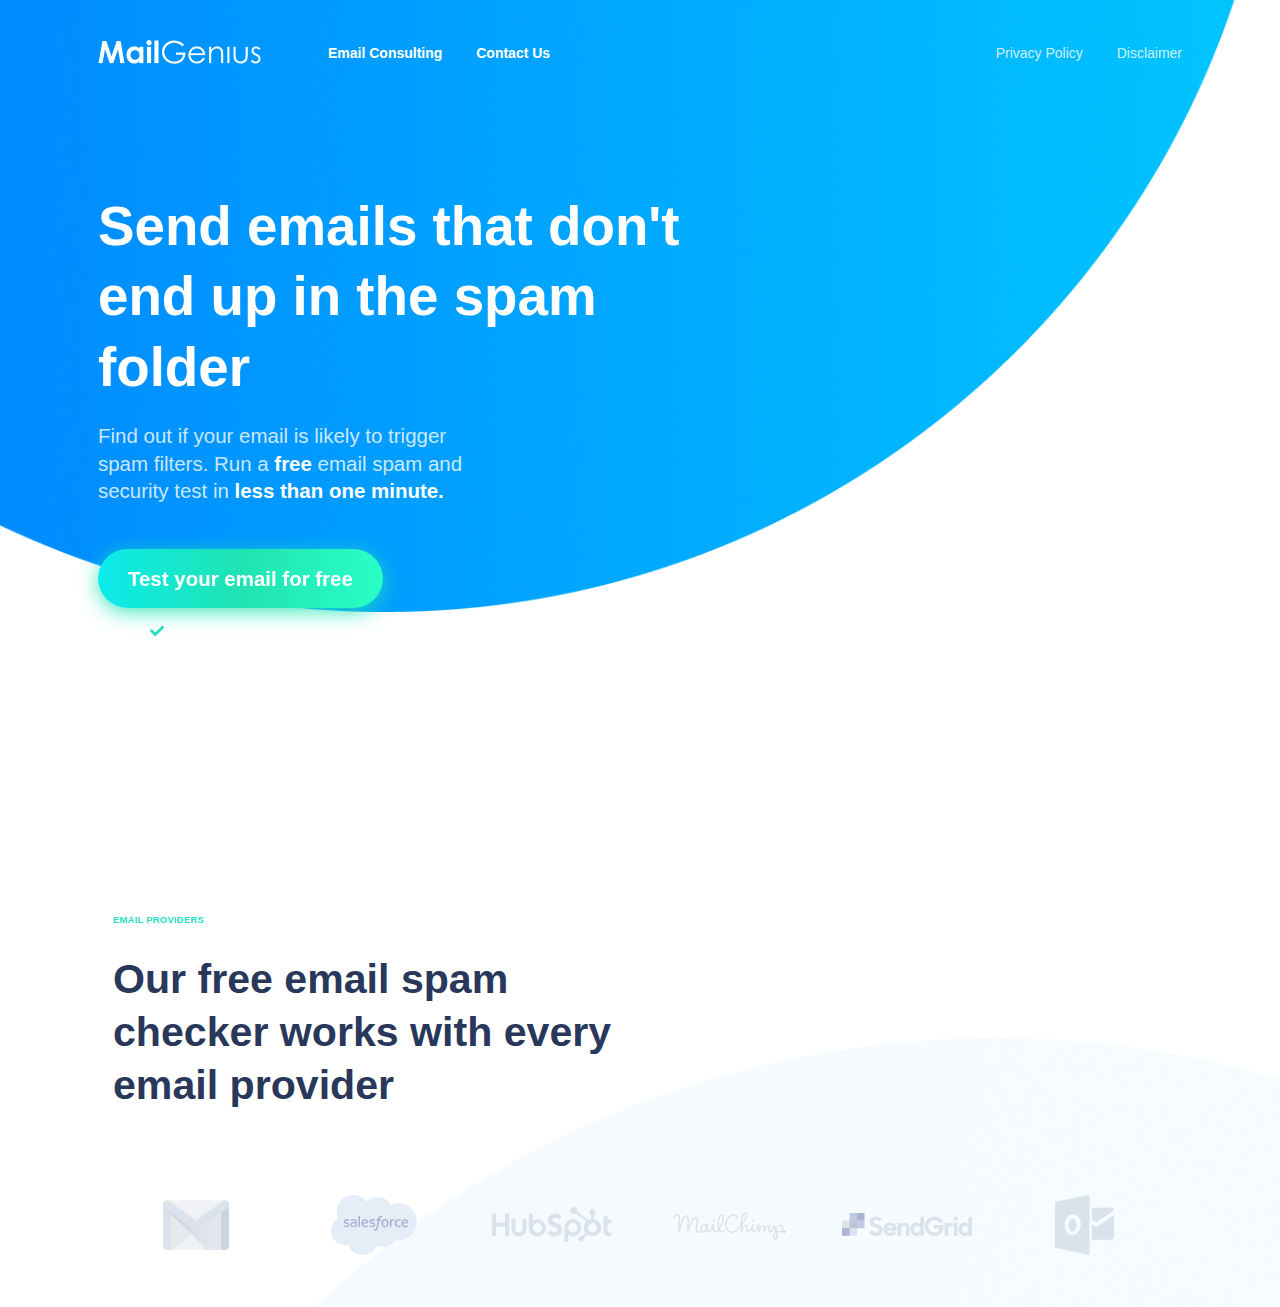
<file: 6week-animation/home/index.html>
<!DOCTYPE html>
<html lang="en">

<head>
    <meta charset="UTF-8">
    <meta name="viewport" content="width=device-width, initial-scale=1.0">
    <title>MailGenius Home page</title>
    <link rel="stylesheet" href="https://cdnjs.cloudflare.com/ajax/libs/animate.css/4.1.1/animate.min.css">
    <link rel="stylesheet" href="css/slicknav.css">
    <link rel="stylesheet" href="css/style.css">
</head>

<body class="bg-home">
    <header class="header animate__animated animate__bounceInDown">
        <div class="container d-flex align-items-center">
            <a href="#" class="logo">
                <img src="img/logo.png" alt="logo">
            </a>
            <div class="header-nav d-flex">
                <nav class="main-header-nav">
                    <a href="#">Email Consulting</a>
                    <a href="#">Contact Us</a>
                </nav>
                <nav class="info-header-nav">
                    <a href="#">Privacy Policy</a>
                    <a href="#">Disclaimer</a>
                </nav>
            </div>
        </div>
    </header>
    <!-- /.header -->
    <main class="main">
        <section class="inner d-flex align-items-center">
            <div class="container">
                <div class="inner-call-to-action animate__animated animate__zoomIn">
                    <h1 class="call-to-action-title">Send emails that don't end up in the spam folder</h1>
                    <p class="call-to-action-desq">Find out if your email is likely to trigger spam filters. Run a
                        <strong>free</strong> email spam and security test in <strong>less than one minute.</strong></p>
                    <div class="test-your-email">
                        <button class="btn btn-default animate__animated animate__tada hvr-pulse-grow">Test your email for free </button>
                        <div class="email-not-required d-flex align-items-center justify-content-center ">
                            <svg width="14" height="12" viewBox="0 0 14 12" fill="none" xmlns="http://www.w3.org/2000/svg">
                <path
                  d="M4.75526 11.0149L0.205261 6.46494C-0.0680947 6.19159 -0.0680947 5.74837 0.205261 5.47499L1.19519 4.48504C1.46854 4.21166 1.91178 4.21166 2.18514 4.48504L5.25024 7.55011L11.8153 0.985046C12.0887 0.711691 12.5319 0.711691 12.8053 0.985046L13.7952 1.975C14.0686 2.24835 14.0686 2.69157 13.7952 2.96495L5.74521 11.015C5.47183 11.2883 5.02862 11.2883 4.75526 11.0149Z"
                  fill="#27DEBF" />
              </svg>
                            <span>No Sign Up Required</span>
                        </div>
                    </div>
                </div>
                <div class="inner-services-wrap">
                    <div class="container animate__animated animate__slideInRight">
                        <h6 class="email-providers">email providers</h6>
                        <h3 class="inner-services-title">Our free email spam checker works with every email provider</h3>
                        <div class="inner-services-list animate__animated animate__fadeInLeft d-flex justify-content-between">
                            <div class="inner-service-list-item hvr-push  gmail-icon d-flex align-items-center justify-content-center">
                                <svg width="90" height="50" viewBox="0 0 90 50" fill="none" xmlns="http://www.w3.org/2000/svg">
                  <g clip-path="url(#clip0)">
                    <path class="fill-black"
                      d="M73.8548 50H16.1936C15.1013 50 14.0537 49.5661 13.2813 48.7937C12.5089 48.0213 12.075 46.9737 12.075 45.8813V4.69466C12.075 3.60232 12.5089 2.55472 13.2813 1.78232C14.0537 1.00992 15.1013 0.575989 16.1936 0.575989H73.8548C74.9472 0.575989 75.9948 1.00992 76.7672 1.78232C77.5396 2.55472 77.9735 3.60232 77.9735 4.69466V45.8813C77.9735 46.9737 77.5396 48.0213 76.7672 48.7937C75.9948 49.5661 74.9472 50 73.8548 50Z"
                      fill="#EFF1F4" />
                    <path
                      d="M20.3123 50H16.1936C15.1013 50 14.0537 49.5661 13.2813 48.7937C12.5089 48.0213 12.075 46.9737 12.075 45.8813V4.69466C12.075 4.15378 12.1815 3.61821 12.3885 3.11851C12.5954 2.61881 12.8988 2.16477 13.2813 1.78232C13.6637 1.39986 14.1178 1.09649 14.6175 0.889503C15.1172 0.682521 15.6528 0.575989 16.1936 0.575989C16.7345 0.575989 17.2701 0.682521 17.7698 0.889503C18.2695 1.09649 18.7235 1.39986 19.106 1.78232C19.4884 2.16477 19.7918 2.61881 19.9988 3.11851C20.2058 3.61821 20.3123 4.15378 20.3123 4.69466V50Z"
                      fill="#DAE2EB" />
                    <path
                      d="M69.7367 50H73.8554C74.9477 50 75.9953 49.5661 76.7677 48.7937C77.5401 48.0213 77.974 46.9737 77.974 45.8813V4.69466C77.974 3.60232 77.5401 2.55472 76.7677 1.78232C75.9953 1.00992 74.9477 0.575989 73.8554 0.575989C72.763 0.575989 71.7154 1.00992 70.943 1.78232C70.1706 2.55472 69.7367 3.60232 69.7367 4.69466V50Z"
                      fill="#CBD4DF" />
                    <path
                      d="M76.2147 8.07195C76.6582 7.76221 77.0364 7.36815 77.3276 6.91226C77.6188 6.45638 77.8174 5.94759 77.912 5.41496C78.0066 4.88234 77.9953 4.33629 77.8789 3.808C77.7625 3.27972 77.5431 2.77954 77.2334 2.33603C76.9236 1.89252 76.5296 1.51435 76.0737 1.22313C75.6178 0.93191 75.109 0.733334 74.5764 0.63874C74.0437 0.544147 73.4977 0.555389 72.9694 0.671825C72.4411 0.78826 71.9409 1.00761 71.4974 1.31735L45.0281 20.5886L45.0253 20.5899L45.0226 20.5886L18.5532 1.31735C17.6575 0.691803 16.55 0.4477 15.4743 0.63874C14.3986 0.82978 13.4428 1.44031 12.8173 2.33603C12.1917 3.23174 11.9476 4.33927 12.1387 5.41496C12.3297 6.49066 12.9403 7.4464 13.836 8.07195L13.7261 7.99095L45.0253 30.7795L76.2147 8.07195ZM76.3259 7.99095L45.0253 30.7795L76.3259 7.99095Z"
                      fill="#DAE2EB" />
                    <path class="fill-black"
                      d="M73.8553 0.575994C72.978 0.575994 72.1639 0.850572 71.4967 1.31735L45.0274 20.5886L45.0246 20.59L45.0219 20.5886L18.5526 1.31735C17.8613 0.833553 17.0377 0.574672 16.194 0.575994H73.8553Z"
                      fill="#EFF1F4" />
                    <path class="fill-black"
                      d="M20.3143 14.5629L13.373 7.6875L13.3702 7.69299C13.5158 7.83028 13.6709 7.95658 13.8356 8.07191L13.7258 7.99091L20.3157 12.7892L20.3143 14.6124"
                      fill="#CBD4DF" />
                    <path class="fill-black" d="M40.4503 34.3367L20.3129 50L20.3142 14.3914L40.4462 34.3312"
                      fill="#E5E9EF" />
                    <path class="fill-black"
                      d="M40.4496 34.3366L45.0241 30.7795L20.3135 12.7892V14.3913L40.4455 34.3311L40.4496 34.3366Z"
                      fill="url(#paint0_linear)" />
                    <path class="fill-black" d="M56.0912 50H69.7363V12.7878L45.0243 30.7796L40.4457 34.3312L56.0912 50Z"
                      fill="url(#paint1_linear)" />
                  </g>
                  <defs>
                    <linearGradient id="paint0_linear" x1="20.3135" y1="23.5636" x2="45.0241" y2="23.5636"
                      gradientUnits="userSpaceOnUse">
                      <stop stop-color="#D0D4DB" />
                      <stop offset="1" stop-color="#DADFE7" />
                    </linearGradient>
                    <linearGradient id="paint1_linear" x1="40.4457" y1="31.3932" x2="69.7363" y2="31.3932"
                      gradientUnits="userSpaceOnUse">
                      <stop stop-color="#DADFE7" />
                      <stop offset="1" stop-color="#E5E9EF" />
                    </linearGradient>
                    <clipPath id="clip0">
                      <rect width="89.67" height="50" fill="white" />
                    </clipPath>
                  </defs>
                </svg>
                            </div>
                            <div class="inner-service-list-item hvr-push salesforce-icon d-flex align-items-center justify-content-center">
                                <svg width="86" height="60" viewBox="0 0 86 60" fill="none" xmlns="http://www.w3.org/2000/svg">
                  <g clip-path="url(#clip04)">
                    <path class="fill-black"
                      d="M35.7881 6.54544C38.5617 3.66514 42.423 1.87869 46.6936 1.87869C52.3706 1.87869 57.3235 5.03373 59.9612 9.71747C62.2533 8.69679 64.7905 8.12897 67.4598 8.12897C77.6989 8.12897 86 16.4746 86 26.7688C86 37.0642 77.6989 45.4098 67.4598 45.4098C66.2334 45.4105 65.01 45.289 63.8079 45.0471C61.4852 49.1765 57.059 51.9665 51.9786 51.9665C49.8518 51.9665 47.8403 51.4769 46.0493 50.6063C43.6946 56.1264 38.2088 59.997 31.8151 59.997C25.1569 59.997 19.4823 55.798 17.3042 49.9091C16.3523 50.1106 15.3661 50.2156 14.3542 50.2156C6.42676 50.2157 0 43.7444 0 35.7603C0 30.4099 2.8875 25.7382 7.17769 23.2389C6.29444 21.2133 5.80315 18.9776 5.80315 16.6271C5.80315 7.44523 13.2822 0.0020752 22.507 0.0020752C27.9231 0.0020752 32.7364 2.56861 35.7881 6.54544Z"
                      fill="#E5EDF6" />
                    <path
                      d="M12.4562 31.1145C12.4023 31.255 12.4758 31.2843 12.493 31.3087C12.6546 31.4259 12.8189 31.5102 12.9842 31.6042C13.8614 32.0681 14.6896 32.2036 15.5557 32.2036C17.3198 32.2036 18.415 31.2683 18.415 29.7628V29.7336C18.415 28.3415 17.179 27.8361 16.0188 27.471L15.8681 27.4222C14.9934 27.1389 14.2388 26.8948 14.2388 26.3209V26.2904C14.2388 25.7995 14.6798 25.4381 15.3634 25.4381C16.1229 25.4381 17.0246 25.6896 17.6053 26.0095C17.6053 26.0095 17.7755 26.1194 17.838 25.9546C17.8723 25.8666 18.1664 25.0779 18.197 24.9924C18.2301 24.8996 18.1713 24.8312 18.1113 24.7946C17.4485 24.3928 16.5321 24.1181 15.584 24.1181L15.4076 24.1193C13.7929 24.1193 12.6659 25.0912 12.6659 26.4844V26.5137C12.6659 27.9825 13.9093 28.4587 15.0744 28.7909L15.2618 28.8483C16.1108 29.1083 16.8422 29.3318 16.8422 29.9276V29.957C16.8422 30.5015 16.3669 30.9069 15.6 30.9069C15.3023 30.9069 14.3528 30.9008 13.3275 30.2548C13.2037 30.1827 13.1315 30.1303 13.0359 30.0729C12.9857 30.0411 12.8595 29.9861 12.8044 30.1523L12.4562 31.1145ZM38.2818 31.1145C38.2279 31.255 38.3014 31.2843 38.3186 31.3087C38.4802 31.4259 38.6445 31.5102 38.8098 31.6042C39.6869 32.0681 40.5152 32.2036 41.3813 32.2036C43.1453 32.2036 44.2406 31.2683 44.2406 29.7628V29.7336C44.2406 28.3415 43.0045 27.8361 41.8443 27.471L41.6937 27.4222C40.8189 27.1389 40.0642 26.8948 40.0642 26.3209V26.2904C40.0642 25.7995 40.5052 25.4381 41.1889 25.4381C41.9484 25.4381 42.8501 25.6896 43.4308 26.0095C43.4308 26.0095 43.6011 26.1194 43.6635 25.9546C43.6977 25.8666 43.9918 25.0779 44.0225 24.9924C44.0556 24.8996 43.9967 24.8312 43.9367 24.7946C43.2739 24.3928 42.3576 24.1181 41.4094 24.1181L41.2329 24.1193C39.6183 24.1193 38.4913 25.0912 38.4913 26.4844V26.5137C38.4913 27.9825 39.7347 28.4587 40.8998 28.7909L41.0872 28.8483C41.9362 29.1083 42.6688 29.3318 42.6688 29.9276V29.957C42.6688 30.5015 42.1923 30.9069 41.4253 30.9069C41.1277 30.9069 40.1783 30.9008 39.1529 30.2548C39.0291 30.1827 38.9557 30.1327 38.8626 30.0729C38.8307 30.0521 38.6813 29.9947 38.6298 30.1523L38.2818 31.1145ZM55.9123 28.1656C55.9123 29.0166 55.7531 29.6869 55.4394 30.1607C55.1294 30.6296 54.6603 30.8579 54.0062 30.8579C53.3508 30.8579 52.8841 30.6308 52.579 30.1607C52.2702 29.6882 52.1135 29.0166 52.1135 28.1656C52.1135 27.3158 52.2702 26.6466 52.579 26.1777C52.8841 25.7138 53.3508 25.4879 54.0062 25.4879C54.6604 25.4879 55.1295 25.7138 55.4407 26.1777C55.7531 26.6465 55.9123 27.3157 55.9123 28.1656ZM57.3849 26.588C57.2403 26.1008 57.0149 25.671 56.7148 25.3133C56.4146 24.9543 56.0349 24.6662 55.584 24.4562C55.1344 24.2474 54.6028 24.1412 54.0062 24.1412C53.4083 24.1412 52.8767 24.2474 52.427 24.4562C51.9762 24.6662 51.5965 24.9544 51.2951 25.3133C50.9962 25.6723 50.7707 26.1021 50.625 26.588C50.4817 27.0727 50.4094 27.6026 50.4094 28.1656C50.4094 28.7285 50.4817 29.2596 50.625 29.7431C50.7707 30.229 50.995 30.6589 51.2964 31.0178C51.5965 31.3768 51.9775 31.6637 52.4271 31.8676C52.8779 32.0715 53.4083 32.1753 54.0063 32.1753C54.6029 32.1753 55.1333 32.0715 55.5841 31.8676C56.0337 31.6637 56.4146 31.3767 56.7149 31.0178C57.015 30.66 57.2404 30.2302 57.385 29.7431C57.5296 29.2584 57.6018 28.7272 57.6018 28.1656C57.6018 27.6039 57.5294 27.0727 57.3849 26.588ZM69.4771 30.6306C69.4282 30.4877 69.2897 30.5414 69.2897 30.5414C69.0754 30.6233 68.8474 30.699 68.6049 30.7368C68.3586 30.7746 68.0879 30.7942 67.7975 30.7942C67.0846 30.7942 66.5186 30.583 66.1132 30.1654C65.7064 29.7478 65.4785 29.0726 65.4809 28.1593C65.4834 27.3278 65.6843 26.7026 66.0458 26.2265C66.4047 25.7528 66.9511 25.5097 67.68 25.5097C68.2877 25.5097 68.7507 25.5793 69.2358 25.7319C69.2358 25.7319 69.3521 25.7819 69.4072 25.6306C69.5358 25.274 69.6314 25.0188 69.7686 24.6269C69.8079 24.5158 69.7123 24.4682 69.678 24.4547C69.4869 24.3802 69.036 24.2594 68.6955 24.2081C68.377 24.1593 68.0046 24.1336 67.5905 24.1336C66.9717 24.1336 66.4205 24.2387 65.9489 24.4487C65.4784 24.6574 65.0791 24.9456 64.7631 25.3046C64.447 25.6636 64.2069 26.0933 64.0464 26.5793C63.8871 27.064 63.8063 27.5964 63.8063 28.1593C63.8063 29.3766 64.1358 30.3607 64.7864 31.0811C65.4381 31.804 66.417 32.1715 67.6935 32.1715C68.4482 32.1715 69.2224 32.0189 69.7786 31.8003C69.7786 31.8003 69.8852 31.749 69.8386 31.6258L69.4771 30.6306ZM72.0536 27.3503C72.1234 26.8778 72.2545 26.4846 72.4567 26.1782C72.7617 25.713 73.2272 25.4578 73.8815 25.4578C74.5357 25.4578 74.9681 25.7142 75.278 26.1782C75.4839 26.4846 75.5733 26.8949 75.6089 27.3503H72.0536ZM77.0115 26.3112C76.8866 25.8411 76.5766 25.3661 76.3732 25.1487C76.0522 24.8044 75.7387 24.5639 75.4275 24.4296C75.0207 24.2562 74.5331 24.1414 73.9991 24.1414C73.3767 24.1414 72.8119 24.2453 72.3538 24.4601C71.8944 24.675 71.5086 24.9681 71.2059 25.3332C70.9032 25.697 70.6755 26.1305 70.5308 26.6225C70.3851 27.1122 70.3116 27.6458 70.3116 28.2085C70.3116 28.7813 70.3876 29.3148 70.5382 29.7946C70.6902 30.2782 70.9327 30.7043 71.261 31.0571C71.5881 31.4125 72.0095 31.6909 72.5143 31.8849C73.0154 32.0779 73.6242 32.178 74.3237 32.1767C75.7632 32.1718 76.5215 31.852 76.8339 31.6798C76.8891 31.6493 76.9417 31.5956 76.8755 31.4417L76.5496 30.532C76.5007 30.3965 76.3622 30.4466 76.3622 30.4466C76.0056 30.5784 75.4986 30.8153 74.3163 30.8129C73.5433 30.8117 72.9699 30.5846 72.6109 30.2292C72.2422 29.8654 72.0621 29.3305 72.0303 28.576L77.0151 28.5809C77.0151 28.5809 77.1461 28.5785 77.1597 28.4514C77.1646 28.3979 77.3313 27.4308 77.0115 26.3112ZM32.1325 27.3503C32.2035 26.8778 32.3334 26.4846 32.5356 26.1782C32.8406 25.713 33.3061 25.4578 33.9603 25.4578C34.6145 25.4578 35.047 25.7142 35.3581 26.1782C35.5626 26.4846 35.6521 26.8949 35.6876 27.3503H32.1325ZM37.0891 26.3112C36.9642 25.8411 36.6555 25.3661 36.4521 25.1487C36.1311 24.8044 35.8175 24.5639 35.5064 24.4296C35.0996 24.2562 34.6121 24.1414 34.078 24.1414C33.4569 24.1414 32.8909 24.2453 32.4327 24.4601C31.9733 24.675 31.5874 24.9681 31.2848 25.3332C30.9822 25.697 30.7544 26.1305 30.6098 26.6225C30.4653 27.1122 30.3906 27.6458 30.3906 28.2085C30.3906 28.7813 30.4665 29.3148 30.6172 29.7946C30.7692 30.2782 31.0118 30.7043 31.34 31.0571C31.6671 31.4125 32.0885 31.6909 32.5933 31.8849C33.0944 32.0779 33.7032 32.178 34.4027 32.1767C35.8421 32.1718 36.6005 31.852 36.9129 31.6798C36.9681 31.6493 37.0207 31.5956 36.9545 31.4417L36.6299 30.532C36.5796 30.3965 36.4413 30.4466 36.4413 30.4466C36.0848 30.5784 35.5788 30.8153 34.3942 30.8129C33.6224 30.8117 33.0491 30.5846 32.6901 30.2292C32.3213 29.8654 32.1413 29.3305 32.1094 28.576L37.0942 28.5809C37.0942 28.5809 37.2252 28.5785 37.2387 28.4514C37.2434 28.3979 37.41 27.4308 37.0891 26.3112ZM21.3579 30.6034C21.1631 30.4483 21.1362 30.4092 21.07 30.3091C20.972 30.1565 20.9218 29.9391 20.9218 29.6632C20.9218 29.226 21.0663 28.9123 21.3665 28.701C21.3629 28.7023 21.7953 28.3287 22.8121 28.342C23.5262 28.3518 24.1645 28.4568 24.1645 28.4568V30.7157H24.1657C24.1657 30.7157 23.5324 30.8512 22.8194 30.8939C21.805 30.955 21.3542 30.6022 21.3579 30.6034ZM23.3413 27.1125C23.1391 27.0979 22.8769 27.0893 22.5633 27.0893C22.1358 27.0893 21.7229 27.143 21.3358 27.2468C20.9463 27.3505 20.5959 27.513 20.2945 27.7278C19.9936 27.9419 19.7462 28.2222 19.5717 28.5471C19.3953 28.8744 19.3059 29.2602 19.3059 29.6925C19.3059 30.132 19.3818 30.5142 19.5338 30.8268C19.6857 31.1406 19.905 31.4019 20.1842 31.6034C20.4611 31.8049 20.8029 31.9525 21.1998 32.0417C21.5906 32.1308 22.034 32.1759 22.5192 32.1759C23.03 32.1759 23.5397 32.1345 24.0334 32.0502C24.5222 31.9671 25.1225 31.8462 25.289 31.8085C25.4058 31.7804 25.5222 31.7507 25.6382 31.7193C25.762 31.6889 25.7522 31.5569 25.7522 31.5569L25.7497 27.0136C25.7497 26.0172 25.4826 25.2785 24.9571 24.8206C24.4339 24.364 23.6634 24.1331 22.6675 24.1331C22.2938 24.1331 21.6923 24.1845 21.3321 24.2565C21.3321 24.2565 20.243 24.4665 19.7946 24.8157C19.7946 24.8157 19.6966 24.8768 19.7505 25.0136L20.1034 25.9587C20.1475 26.0808 20.2663 26.0393 20.2663 26.0393C20.2663 26.0393 20.3043 26.0246 20.3485 25.9989C21.3077 25.4788 22.5205 25.4947 22.5205 25.4947C23.0596 25.4947 23.4736 25.6021 23.7529 25.8157C24.0249 26.0233 24.1633 26.3371 24.1633 26.9988V27.2089C23.7345 27.1479 23.3413 27.1125 23.3413 27.1125ZM63.5459 24.5526C63.5838 24.4402 63.5042 24.3865 63.4711 24.3743C63.3866 24.3414 62.9628 24.2522 62.6356 24.2314C62.0097 24.1936 61.6618 24.2986 61.3505 24.4378C61.0418 24.577 60.6989 24.8016 60.5077 25.0568V24.4525C60.5077 24.3682 60.4477 24.301 60.3643 24.301H59.0866C59.0033 24.301 58.9433 24.3681 58.9433 24.4525V31.8627C58.9433 31.9457 59.0119 32.0141 59.0952 32.0141H60.4048C60.4449 32.0139 60.4833 31.9978 60.5115 31.9694C60.5398 31.941 60.5556 31.9027 60.5554 31.8627V28.1607C60.5554 27.6637 60.6106 27.168 60.7209 26.8567C60.8287 26.5489 60.9757 26.3023 61.157 26.1252C61.3395 25.9494 61.5466 25.8261 61.7732 25.7565C62.0047 25.6857 62.2607 25.6625 62.4421 25.6625C62.703 25.6625 62.9897 25.7296 62.9897 25.7296C63.0852 25.7406 63.1391 25.682 63.1709 25.5953C63.2567 25.3682 63.4993 24.6881 63.5459 24.5526Z"
                      fill="#A9B4D1" />
                    <path
                      d="M51.2537 21.1182C51.0944 21.0693 50.9499 21.0363 50.7612 21.001C50.57 20.9668 50.3422 20.9496 50.0837 20.9496C49.182 20.9496 48.4714 21.2036 47.9729 21.7042C47.4767 22.2024 47.1398 22.9606 46.9707 23.9582L46.9094 24.294H45.7775C45.7775 24.294 45.6403 24.2891 45.6109 24.4381L45.426 25.4723C45.4125 25.57 45.4554 25.6322 45.5876 25.6322H46.689L45.5717 31.8495C45.4847 32.3502 45.3842 32.7617 45.2727 33.0742C45.1637 33.3819 45.0572 33.6127 44.9249 33.7812C44.7975 33.9424 44.6774 34.062 44.469 34.1316C44.2976 34.189 44.0991 34.2158 43.8823 34.2158C43.7622 34.2158 43.6018 34.1962 43.4829 34.1718C43.3653 34.1486 43.3028 34.123 43.2134 34.0851C43.2134 34.0851 43.0848 34.0363 43.0333 34.1645C42.9928 34.2707 42.6988 35.0753 42.6633 35.1743C42.629 35.2731 42.678 35.3501 42.7404 35.3733C42.8875 35.4246 42.9964 35.4587 43.1962 35.5063C43.4731 35.5711 43.707 35.5747 43.9263 35.5747C44.3844 35.5747 44.8034 35.51 45.1501 35.3855C45.4981 35.2598 45.8018 35.0411 46.0714 34.7457C46.3617 34.4258 46.5442 34.0912 46.7183 33.6334C46.891 33.1816 47.0393 32.6199 47.1568 31.9655L48.2802 25.6322H49.9218C49.9218 25.6322 50.0602 25.6371 50.0885 25.4869L50.2746 24.454C50.2869 24.3551 50.2452 24.2941 50.1116 24.2941H48.5178C48.5264 24.2587 48.5987 23.6994 48.7813 23.1732C48.8597 22.9498 49.0066 22.7678 49.1304 22.6433C49.253 22.5212 49.3939 22.4345 49.5483 22.3844C49.7063 22.3331 49.8864 22.3087 50.0837 22.3087C50.2331 22.3087 50.3813 22.3258 50.4927 22.349C50.6471 22.382 50.7071 22.3991 50.7476 22.4113C50.9106 22.4602 50.9326 22.4125 50.9645 22.3345L51.3455 21.2917C51.3847 21.1792 51.2879 21.1315 51.2537 21.1182ZM28.9849 31.863C28.9849 31.9461 28.9249 32.0132 28.8415 32.0132H27.5197C27.4364 32.0132 27.3776 31.9461 27.3776 31.863V21.2598C27.3776 21.1768 27.4364 21.1097 27.5197 21.1097H28.8415C28.9249 21.1097 28.9849 21.1768 28.9849 21.2598V31.863Z"
                      fill="#A9B4D1" />
                  </g>
                  <defs>
                    <clipPath id="clip04">
                      <rect width="86" height="60" fill="white" />
                    </clipPath>
                  </defs>
                </svg>
                            </div>
                            <div class="inner-service-list-item  hvr-push hubspot-icon d-flex align-items-center justify-content-center">
                                <svg width="120" height="35" viewBox="0 0 120 35" fill="none" xmlns="http://www.w3.org/2000/svg">
                  <g clip-path="url(#clip01)">
                    <path class="fill-black"
                      d="M0.013916 6.50873H4.19798V15.8194H13.0224V6.50873H17.2119V29.3636H13.0224V19.8574H4.19798V29.3636H0.013916V6.50873ZM30.467 21.9194C30.467 23.8326 28.9107 25.3895 27.001 25.3895C25.0906 25.3895 23.5353 23.8326 23.5353 21.9194V12.0796H19.5674V21.9194C19.5674 26.0245 22.9023 29.3636 27.001 29.3636C31.0988 29.3636 34.4335 26.0245 34.4335 21.9194V12.0796H30.467V21.9194ZM45.5106 12.1949C43.5423 12.1949 42.1684 12.7669 40.8416 14.0715V6.50873H36.8607V20.5245C36.8607 25.7707 40.6477 29.3636 44.9024 29.3636C49.6323 29.3636 53.7765 25.7066 53.7765 20.7795C53.7765 15.9147 49.955 12.1949 45.5106 12.1949ZM45.6095 25.6749C42.912 25.6749 40.8493 23.4185 40.8493 20.7795C40.8493 18.1399 42.912 15.8828 45.6095 15.8828C47.8951 15.8828 49.959 18.1399 49.959 20.7795C49.959 23.4185 47.8951 25.6749 45.6095 25.6749ZM60.4625 13.1994C60.4625 11.1951 61.7959 10.5596 63.2556 10.5596C64.4307 10.5596 65.9858 11.4498 67.0006 12.531L69.6029 9.47903C68.3024 7.7306 65.6682 6.52211 63.5096 6.52211C59.1922 6.52211 56.0813 9.03394 56.0813 13.1994C56.0813 20.925 65.5728 18.4761 65.5728 22.8011C65.5728 24.135 64.2718 25.3125 62.7807 25.3125C60.4309 25.3125 59.6687 24.1678 58.5899 22.9593L55.7007 25.9475C57.5429 28.2051 59.8276 29.3502 62.5578 29.3502C66.6524 29.3502 69.9538 26.8067 69.9538 22.8319C69.9538 14.248 60.4625 16.919 60.4625 13.1994ZM80.4336 11.9709C76.1795 11.9709 72.392 15.5617 72.392 20.809V34.861H76.3726V27.2623C77.6996 28.5659 79.0728 29.1389 81.0418 29.1389C85.486 29.1389 89.308 25.4195 89.308 20.5548C89.308 15.6269 85.1626 11.9709 80.4336 11.9709ZM81.1409 25.4515C78.4438 25.4515 76.3808 23.192 76.3808 20.5548C76.3808 17.9153 78.4438 15.6581 81.1409 15.6581C83.4261 15.6581 85.4902 17.9153 85.4902 20.5548C85.4902 23.192 83.4261 25.4515 81.1409 25.4515ZM118.61 25.6749C116.262 25.6749 115.595 24.658 115.595 23.0995V16.2006H119.245V12.7038H115.595V8.09329L111.565 9.9051V23.958C111.565 27.5511 114.04 29.3636 117.435 29.3636C117.943 29.3636 118.642 29.3307 119.023 29.2366L120.008 25.6125C119.563 25.6432 119.056 25.6749 118.61 25.6749Z"
                      fill="#DAE2EB" />
                    <path class="fill-black"
                      d="M108.112 16.404C107.349 15.0889 106.276 14.0347 104.934 13.241C103.931 12.6562 102.891 12.2851 101.719 12.1257V7.94711C102.891 7.44873 103.618 6.34564 103.618 5.05873C103.618 3.30468 102.214 1.88326 100.464 1.88326C98.7127 1.88326 97.2837 3.30468 97.2837 5.05873C97.2837 6.34564 97.969 7.44873 99.1409 7.94711V12.1275C98.2034 12.2632 97.2312 12.556 96.3434 13.0057C94.5301 11.6264 88.584 7.10107 85.1056 4.45801C85.1881 4.16011 85.2516 3.85306 85.2516 3.5291C85.2516 1.5863 83.6808 0.0115967 81.7404 0.0115967C79.8001 0.0115967 78.23 1.5863 78.23 3.5291C78.23 5.47166 79.8017 7.04684 81.7421 7.04684C82.404 7.04684 83.0161 6.85293 83.5444 6.53414L84.2785 7.09191L94.3651 14.3711C93.8319 14.8615 93.3352 15.4192 92.9379 16.0451C92.1329 17.3209 91.6409 18.7247 91.6409 20.256V20.5755C91.6409 21.6504 91.8448 22.6653 92.1922 23.6186C92.498 24.451 92.9452 25.2078 93.499 25.8921L90.1515 29.2533C89.6663 29.0724 89.1394 29.0353 88.6338 29.1464C88.1281 29.2575 87.6651 29.512 87.3001 29.8796C87.0473 30.1315 86.847 30.4312 86.7107 30.7612C86.5744 31.0912 86.5048 31.4451 86.506 31.8022C86.5062 32.5283 86.7886 33.2107 87.3015 33.7241C87.5528 33.9775 87.8519 34.1784 88.1813 34.3151C88.5107 34.4519 88.8639 34.5218 89.2205 34.5209C89.5772 34.5218 89.9306 34.4518 90.2601 34.3151C90.5896 34.1783 90.8888 33.9775 91.1403 33.7241C91.3929 33.4722 91.5932 33.1727 91.7295 32.8428C91.8659 32.5129 91.9357 32.1593 91.9348 31.8022C91.9348 31.5212 91.8915 31.247 91.8099 30.9865L95.27 27.5204C95.7444 27.8486 96.2567 28.1249 96.8075 28.3631C97.8938 28.8336 99.0929 29.1202 100.405 29.1202H100.646C102.096 29.1202 103.465 28.7789 104.751 28.0807C106.107 27.3429 107.168 26.3339 107.97 25.0459C108.775 23.7543 109.219 22.3272 109.219 20.7572V20.6788C109.219 19.1344 108.862 17.7094 108.112 16.404ZM103.885 23.6749C102.946 24.7203 101.866 25.3642 100.646 25.3642H100.445C99.7475 25.3642 99.0657 25.1712 98.3982 24.8203C97.6458 24.4339 97.074 23.8827 96.6059 23.1848C96.1222 22.4998 95.8597 21.7519 95.8597 20.9589V20.718C95.8597 19.9384 96.009 19.1992 96.3854 18.501C96.7878 17.7379 97.3313 17.1444 98.0541 16.6726C98.7638 16.204 99.5218 15.9742 100.366 15.9742H100.445C101.21 15.9742 101.935 16.1253 102.619 16.4758C103.315 16.8496 103.885 17.3601 104.326 18.0318C104.755 18.7036 105.01 19.4283 105.092 20.2178C105.105 20.3818 105.111 20.5499 105.111 20.7105C105.111 21.7819 104.702 22.7742 103.885 23.6749Z"
                      fill="#DAE2EB" />
                  </g>
                  <defs>
                    <clipPath id="clip01">
                      <rect width="120" height="35" fill="white" />
                    </clipPath>
                  </defs>
                </svg>
                            </div>
                            <div class="inner-service-list-item hvr-push mailchimp-icon d-flex align-items-center justify-content-center">
                                <svg width="164" height="82" viewBox="0 0 164 82" fill="none" xmlns="http://www.w3.org/2000/svg">
                  <g clip-path="url(#clip02)">
                    <path class="fill-black"
                      d="M57.5235 41.6941V41.6935V41.6941ZM132.534 48.4949L132.572 48.4954C134.831 48.4954 136.42 46.9306 136.438 44.6912C136.446 43.5823 136.126 42.5671 135.536 41.8338C134.912 41.0575 134.038 40.6437 133.009 40.6355H132.988C131.6 40.6355 130.31 41.6892 129.046 43.8572L128.945 44.0303L128.881 43.8417C128.562 42.9126 128.277 42.1385 128.107 41.6752C127.988 41.3521 127.936 41.207 127.923 41.16C127.862 40.9255 127.662 40.7798 127.399 40.7798C127.237 40.7798 127.066 40.8347 126.903 40.938C126.742 41.0405 126.653 41.1657 126.62 41.333L126.612 41.3582C125.347 45.3043 124.304 47.22 123.42 47.22C123.291 47.2189 123.191 47.1771 123.116 47.0935C122.884 46.8377 122.941 46.2292 123.02 45.3868C123.078 44.768 123.143 44.0674 123.116 43.324C123.064 41.8947 122.282 41.0364 121.025 41.0271C119.427 41.0266 118.392 42.7284 117.915 43.7427L117.772 44.045L117.741 43.7115C117.622 42.4564 117.2 40.9572 115.87 40.9473C114.319 40.9473 113.137 42.7677 112.416 44.2957L112.223 44.7051L112.242 44.253C112.327 42.2153 112.398 41.0121 112.451 40.6784C112.503 40.3435 112.476 40.1189 112.366 39.9901C112.262 39.8696 112.067 39.825 111.78 39.8431C111.283 39.8745 111.029 40.1768 110.647 41.1901C110.019 42.8541 108.421 46.7256 107.145 46.7256C106.892 46.7237 106.692 46.6376 106.545 46.4689C106.01 45.8558 106.224 44.1978 106.52 41.9037L106.543 41.7302C106.683 40.6439 106.444 40.4121 105.854 40.3036C105.795 40.2925 105.735 40.2867 105.674 40.2861C105.203 40.2861 104.983 40.7374 104.543 41.9915C103.76 44.223 102.753 46.5698 101.575 46.5698C101.532 46.5698 101.489 46.5665 101.446 46.5597C100.822 46.4533 100.836 45.5278 100.853 44.355C100.862 43.7208 100.872 43.0017 100.775 42.3525C100.599 41.1876 99.9126 40.4603 98.983 40.4529C97.1287 40.4529 95.8782 42.8276 95.2965 44.2435L95.1648 44.5638L95.1208 44.2199C95.0065 43.3111 94.9315 42.3978 94.8958 41.4825L94.8942 41.4484L94.9152 41.4216C98.3857 37.0529 99.9432 33.9003 99.964 31.1992C99.9774 29.4737 99.1812 28.4372 97.8344 28.4265C96.8496 28.4265 94.5082 29.2468 93.6945 36.8443C93.5425 38.2706 93.4604 39.7035 93.4485 41.1378L93.448 41.1663L93.4319 41.1892C91.8441 43.4874 88.4553 47.4406 85.1375 47.4406C82.1399 47.4406 79.7482 45.0153 79.7482 40.7344C79.7482 34.9955 83.8102 31.472 86.8672 31.472H86.8926C87.5568 31.4769 88.1264 31.6625 88.5397 32.0085C88.9689 32.3677 89.1938 32.8712 89.1892 33.4643C89.1832 34.2567 88.9249 34.664 88.6753 35.0573C88.6116 35.1587 88.5474 35.2593 88.4889 35.3659C88.4298 35.4736 88.376 35.6296 88.4544 35.7633C88.5348 35.9002 88.7401 35.9863 88.9902 35.9883C89.7178 35.9883 90.8182 34.9348 90.8303 33.3479C90.8428 31.6868 89.4436 29.9752 86.9473 29.9752C83.1695 29.9752 78.0814 34.1255 78.0814 40.8517C78.0814 45.6096 81.0646 48.898 85.1056 48.898C87.9731 48.898 90.8098 46.8448 93.322 43.4153L93.4759 43.2075L93.4868 43.4655C93.5401 44.721 93.6311 45.7099 93.6975 46.4323C93.7404 46.8967 93.7716 47.2321 93.7705 47.4171C93.7672 47.8225 93.8331 48.1045 93.9733 48.2773C94.113 48.4503 94.3349 48.532 94.6717 48.5342C95.2359 48.5342 95.349 48.1496 95.5723 47.2006L95.6366 46.9298C95.9143 45.7799 96.9398 42.0264 98.4822 42.0264C98.7342 42.0289 98.9286 42.1033 99.0666 42.2495C99.4072 42.6108 99.37 43.3524 99.3268 44.2115C99.2995 44.7475 99.2722 45.301 99.3257 45.8403C99.4709 47.296 100.1 48.0081 101.247 48.0163C102.426 48.0168 103.656 46.7472 104.305 45.5675L104.428 45.3453L104.475 45.5951C104.595 46.2265 105.131 48.2989 106.808 48.2989C108.329 48.2989 109.633 46.698 111.062 43.403L111.25 42.9727L111.238 43.442C111.208 44.6906 111.14 46.2153 111.14 47.3942C111.139 48.306 111.231 48.6539 111.653 48.6539L111.748 48.6583C112.153 48.6583 112.427 48.417 112.564 47.9397C113.64 44.1904 114.57 42.4444 115.491 42.4444C116.393 42.4512 116.477 44.1005 116.55 47.0148L116.555 47.2192C116.576 48.2385 116.613 48.6895 117.246 48.6941C117.727 48.6941 117.846 48.3167 118.095 47.3873C118.142 47.2102 118.194 47.0159 118.255 46.8059C119.123 43.7925 119.843 42.563 120.74 42.563C121.507 42.5687 121.55 43.36 121.564 43.62C121.594 44.1768 121.536 44.7598 121.481 45.3226C121.429 45.8457 121.376 46.3869 121.396 46.8896C121.443 48.0682 122.088 48.7223 123.213 48.7308C124.674 48.7308 125.992 47.023 127.146 43.6561L127.226 43.4215L127.318 43.6525C127.527 44.1817 127.8 44.8981 128.052 45.7528L128.062 45.7853L128.048 45.8162C126.93 48.2981 126.141 51.0626 126.13 52.5396C126.115 54.485 126.995 55.7491 128.373 55.7598H128.396C129.146 55.7598 130.892 55.4588 130.926 52.6752C130.94 51.5343 130.67 49.9211 130.125 47.8796L130.063 47.6459L130.264 47.7798C130.961 48.2415 131.746 48.4883 132.534 48.4949ZM94.8999 39.0542C94.9311 38.3567 94.9899 37.6775 95.0732 37.0351C95.6139 32.8963 96.7416 30.0061 97.8172 30.0061H97.8221C98.3349 30.0099 98.5913 30.3978 98.5861 31.1582C98.5713 33.027 97.3873 35.7024 95.0672 39.11L94.8857 39.3768L94.8999 39.0542ZM129.196 53.9336C129.025 54.1616 128.786 54.2772 128.488 54.2772C128.145 54.2742 127.888 54.155 127.713 53.9208C127.222 53.2651 127.36 51.7235 128.161 48.9254C128.257 48.5908 128.36 48.2549 128.47 47.9261L128.563 47.647L128.645 47.9293C129.578 51.1593 129.763 53.1792 129.196 53.9336ZM129.486 45.6585L129.469 45.6276L129.435 45.5202L129.451 45.4882C130.515 43.2961 131.734 42.0396 132.795 42.0396H132.806C134.003 42.0486 134.832 43.1266 134.82 44.6597C134.812 45.6831 134.361 46.2724 133.984 46.5865C133.554 46.9451 132.982 47.1501 132.413 47.1501C131.011 47.1394 130.049 46.3328 129.486 45.6585ZM132.795 42.1317V42.1303V42.1317ZM61.6352 48.1324C63.2774 48.0012 64.5801 45.7678 65.0639 44.8133L65.1886 44.5674L65.2358 44.839C65.4682 46.1811 66.1982 48.4361 68.482 48.4541H68.5011C69.4889 48.4541 70.6096 47.8498 71.7423 46.707L71.8254 46.6231L71.8858 46.7239C72.6484 47.9993 73.6712 48.6769 74.7602 48.6211C76.3633 48.5378 77.3363 47.4018 77.4219 46.6127C77.4437 46.4115 77.3907 46.2221 77.2756 46.0945C77.1316 45.9337 76.9222 45.9152 76.7686 46.0625L76.6951 46.1319C76.322 46.4902 75.6266 47.158 74.8689 47.1974C73.9412 47.2427 73.2552 46.6881 72.8118 45.5434L72.7935 45.4953L72.8247 45.4549C75.3757 42.1183 77.1658 37.0272 76.9889 33.6125C76.9075 32.032 76.448 30.148 74.7219 30.148L74.5931 30.1512C73.932 30.1854 73.3306 30.5006 72.8061 31.0874C71.2046 32.8791 70.3666 37.289 70.6708 42.3225C70.7337 43.3682 70.9154 44.3457 71.2104 45.2266L71.227 45.2761L71.1934 45.316C70.2469 46.4222 69.3129 47.0314 68.5634 47.0314C66.7602 47.0314 66.8209 44.0078 66.9633 41.5008C66.9942 40.9602 67.0398 40.6158 66.8799 40.4201C66.7657 40.2799 66.5744 40.2107 66.2956 40.2085L66.263 40.2082C65.6212 40.2082 65.487 40.3403 65.1588 41.2926C64.4757 43.2709 63.1273 46.5911 61.7711 46.5911C61.3952 46.5876 61.1082 46.4594 60.9117 46.209C60.2538 45.3693 60.7534 43.275 61.1547 41.5916C61.2269 41.289 61.296 40.9984 61.3553 40.7295C61.4431 40.3304 61.4163 40.0393 61.2752 39.863C61.1336 39.6873 60.8513 39.6162 60.4787 39.6457C59.8979 39.6922 59.5264 39.9355 59.3469 41.04L59.3108 41.2696L59.1758 41.1061C58.9221 40.7317 58.4276 40.2856 57.5095 40.2856C57.4292 40.2856 57.3458 40.2889 57.2597 40.2957C56.2801 40.3761 55.1646 41.0586 54.3481 42.0773C53.395 43.2666 52.9396 44.7718 53.0665 46.3164C53.073 46.3981 53.0848 46.4766 53.0965 46.5545L53.1031 46.5974L53.0736 46.6299C52.5034 47.2509 51.9223 47.5664 51.3467 47.5664C50.4581 47.5598 49.9483 46.8994 49.9483 45.7993C49.9483 43.9477 51.2032 38.3654 51.2032 36.3447C51.2032 34.1941 50.2449 33.0234 48.5808 33.0106H48.5557C46.1257 33.0106 44.2321 35.7677 42.4199 41.4404C42.2477 41.985 42.0806 42.5311 41.9186 43.0788L41.6641 43.9319L41.7393 43.0452C41.9032 41.1436 42.0177 39.2381 42.0828 37.3306C42.173 34.5891 41.8027 32.8247 40.9496 31.9369C40.4896 31.458 39.8811 31.2222 39.0885 31.2161H39.0682C36.0949 31.2161 34.6706 36.2307 33.6333 39.769C33.3203 40.8372 32.7034 43.2466 32.2915 44.8937L32.5356 44.4971C32.7184 42.4231 33.2484 37.2278 33.2137 34.4092C33.176 31.3856 32.1696 30.0302 29.9487 30.0132H29.9214C28.7351 30.0132 27.9121 30.6028 27.4308 31.0972C26.6578 31.891 26.1762 33.051 26.203 34.0528C26.2194 34.6618 26.593 35.2038 26.8762 35.2038C27.0607 35.2038 27.1629 34.9575 27.2072 34.8107C27.8944 32.5396 28.7835 31.4354 29.9244 31.4354C30.3975 31.4389 30.7499 31.5783 31.0134 31.8618C31.905 32.8181 31.7426 35.4006 31.4488 40.0891C31.3537 41.6001 31.2465 43.3119 31.156 45.2594C31.1403 45.5808 31.1215 45.9019 31.0997 46.2229C31.0131 47.5751 30.9442 48.6438 31.4573 48.7234C32.1247 48.8275 32.5591 48.5564 32.7816 47.896C33.1112 46.9158 33.8506 44.2369 35.2812 39.3418C36.6539 34.6443 37.6909 32.9351 39.0177 32.9351C40.5505 32.9351 40.6648 35.5671 40.3838 41.1212C40.3239 42.2987 40.2438 43.6323 40.1823 45.0834C40.1739 45.2873 40.1643 45.4852 40.1545 45.6754C40.0954 46.8773 40.049 47.8249 40.3923 48.1885C40.4994 48.3016 40.6448 48.3577 40.8375 48.3587C41.502 48.3587 41.7018 47.7763 42.0328 46.8106C42.0913 46.6403 42.1534 46.4583 42.2225 46.268C44.4994 39.9871 46.1828 34.5377 48.4425 34.5377C49.1201 34.5377 49.6476 35.0882 49.6476 36.1618C49.6476 38.6401 48.4357 43.4286 48.4357 45.8569C48.4357 46.7269 48.686 47.5076 49.1589 48.0564C49.6443 48.6201 50.3236 48.9202 51.1231 48.927H51.1406C51.8966 48.927 52.6841 48.5596 53.4822 47.8353L53.5571 47.7675L53.6172 47.8487C54.1429 48.555 54.9907 48.9347 55.9064 48.8641C57.3108 48.7548 58.4891 47.5043 58.9276 46.3252L59.0134 46.0945L59.0989 46.3252C59.4248 47.2001 60.1294 48.2546 61.6352 48.1324ZM74.5759 31.721L74.6 31.7204C74.7604 31.7204 74.9015 31.8008 75.0185 31.9599C75.5761 32.7137 75.5845 35.4654 74.6254 38.5961C74.0774 40.3854 73.3402 42.0756 72.4945 43.4836L72.3595 43.7077L72.325 43.4483C72.2255 42.6912 72.1763 41.9029 72.1419 41.2321C71.8973 36.4999 73.3287 31.7858 74.5759 31.721ZM58.9937 42.7808C58.5023 44.7584 57.5598 47.1457 55.8605 47.2824L55.7222 47.2881C55.0173 47.2881 54.622 46.8267 54.5474 45.916C54.4539 44.7767 54.9451 43.4426 55.7984 42.5163C56.3416 41.9264 56.9544 41.6017 57.5237 41.6017H57.5352C58.2538 41.6072 58.7576 42.1842 58.9891 42.7224L59.0014 42.7502L58.9937 42.7808ZM66.8753 35.5307C66.248 35.5307 65.7415 36.0249 65.7366 36.6325C65.7317 37.2445 66.2351 37.7463 66.8583 37.751L66.8674 37.842V37.751C67.4856 37.751 67.9919 37.2571 67.9968 36.6497C68.0017 36.0375 67.4985 35.5356 66.8753 35.5307ZM106.315 35.5307C105.688 35.5307 105.182 36.0249 105.177 36.6325C105.172 37.2445 105.675 37.7463 106.298 37.751L106.307 37.842V37.751C106.926 37.751 107.432 37.2571 107.437 36.6497C107.442 36.0375 106.939 35.5356 106.315 35.5307Z"
                      fill="#DAE2EB" />
                    <path class="fill-black"
                      d="M137.029 47.2419C136.825 47.2423 136.629 47.3236 136.485 47.4681C136.34 47.6126 136.259 47.8085 136.259 48.0127C136.259 48.2168 136.341 48.4124 136.485 48.5566C136.629 48.7008 136.825 48.7819 137.029 48.7822C137.233 48.7819 137.429 48.7009 137.573 48.5566C137.718 48.4124 137.799 48.2168 137.8 48.0127C137.8 47.8084 137.718 47.6125 137.574 47.468C137.429 47.3234 137.233 47.2422 137.029 47.2419ZM137.029 48.6709C136.664 48.6709 136.371 48.3776 136.371 48.013C136.371 47.6484 136.664 47.3543 137.029 47.3543C137.394 47.3543 137.688 47.6484 137.688 48.013C137.688 48.3776 137.394 48.6709 137.029 48.6709ZM137.371 47.8116C137.371 47.6525 137.292 47.5656 137.091 47.5656H136.749V48.4533H136.861V48.0647H137.021L137.286 48.4533H137.412L137.147 48.0647C137.267 48.0436 137.371 47.9753 137.371 47.8116ZM137.005 47.9646H136.862V47.6642H137.061C137.156 47.6642 137.26 47.6973 137.26 47.811C137.259 47.9589 137.127 47.9646 137.005 47.9646Z"
                      fill="#020202" />
                  </g>
                  <defs>
                    <clipPath id="clip02">
                      <rect width="164" height="82" fill="white" />
                    </clipPath>
                  </defs>
                </svg>
                            </div>
                            <div class="inner-service-list-item hvr-push sendgrid-icon d-flex align-items-center justify-content-center">
                                <svg width="130" height="23" viewBox="0 0 130 23" fill="none" xmlns="http://www.w3.org/2000/svg">
                  <g clip-path="url(#clip03)">
                    <rect y="7.55713" width="15.0013" height="15.1143" fill="#A9B4D1" fill-opacity="0.33" />
                    <path class="fill-black"
                      d="M26.7726 19.5869L30.0505 16.9984C30.9718 18.6051 32.4425 19.5334 34.1257 19.5334C35.9507 19.5334 36.9252 18.3373 36.9252 17.0341C36.9252 15.481 35.0471 14.9811 33.0449 14.3563C30.5289 13.5708 27.7117 12.589 27.7117 8.96504C27.7117 5.93021 30.334 3.5202 33.9663 3.5202C37.0315 3.5202 38.7857 4.68058 40.3095 6.2694L37.3505 8.51874C36.5709 7.35836 35.4723 6.73355 34.0017 6.73355C32.3362 6.73355 31.4325 7.64399 31.4325 8.84007C31.4325 10.2861 33.2398 10.7859 35.242 11.4643C37.7934 12.3033 40.6815 13.428 40.6815 17.0698C40.6815 20.0868 38.3073 22.9788 34.1612 22.9788C30.7415 22.9966 28.4736 21.5328 26.7726 19.5869ZM55.5827 9.75052H59.091V11.1965C59.9237 10.1254 61.1818 9.48274 62.6524 9.48274C65.6822 9.48274 67.525 11.4465 67.525 14.8026V22.711H63.9458V15.2846C63.9458 13.553 63.1485 12.5354 61.5716 12.5354C60.225 12.5354 59.1264 13.4637 59.1264 15.6417V22.7289H55.6005V9.75052H55.5827ZM68.3223 16.2486C68.3223 11.6607 71.6711 9.50059 74.5769 9.50059C76.2424 9.50059 77.5713 10.1254 78.4218 11.0359V3.78798H81.9477V22.7289H78.4218V21.2829C77.5713 22.3004 76.207 22.9966 74.5414 22.9966C71.8128 22.9966 68.3223 20.8009 68.3223 16.2486ZM78.5281 16.2129C78.5281 14.2849 77.1461 12.7318 75.2325 12.7318C73.2834 12.7318 71.7774 14.2135 71.7774 16.2129C71.7774 18.2123 73.2657 19.7119 75.2325 19.7119C77.1283 19.7119 78.5281 18.1409 78.5281 16.2129ZM82.7805 13.2673C82.7805 7.87607 86.8203 3.53805 92.3839 3.53805C95.1657 3.53805 97.5045 4.55561 99.2055 6.16229C99.8965 6.82281 100.481 7.57259 100.942 8.39377L97.8057 10.3218C96.654 8.1617 94.8645 7.05488 92.4193 7.05488C88.9997 7.05488 86.3419 9.87548 86.3419 13.2852C86.3419 16.7663 88.9465 19.5155 92.5434 19.5155C95.272 19.5155 97.2033 17.9624 97.8766 15.5524H91.9764V12.0713H101.739V13.5173C101.739 18.6051 98.1424 22.9788 92.5434 22.9788C86.6608 22.9966 82.7805 18.498 82.7805 13.2673ZM102.625 9.75052H106.133V11.8749C106.771 10.5182 107.941 9.75052 109.695 9.75052H111.112L109.819 13.2138H108.862C106.984 13.2138 106.151 14.1956 106.151 16.6057V22.7289H102.625V9.75052ZM112.016 9.75052H115.542V22.7289H112.016V13.2138H110.74L112.016 9.75052ZM113.788 7.78681C114.957 7.78681 115.896 6.84066 115.896 5.66243C115.896 4.48421 114.957 3.53805 113.788 3.53805C112.618 3.53805 111.679 4.48421 111.679 5.66243C111.679 6.82281 112.618 7.78681 113.788 7.78681ZM116.375 16.2486C116.375 11.6607 119.723 9.50059 122.629 9.50059C124.295 9.50059 125.624 10.1254 126.474 11.0359V3.78798H130V22.7289H126.474V21.2829C125.624 22.3004 124.259 22.9966 122.594 22.9966C119.847 22.9966 116.375 20.8009 116.375 16.2486ZM126.58 16.2129C126.58 14.2849 125.198 12.7318 123.285 12.7318C121.336 12.7318 119.83 14.2135 119.83 16.2129C119.83 18.2123 121.318 19.7119 123.285 19.7119C125.181 19.7119 126.58 18.1409 126.58 16.2129ZM54.75 16.2129C54.75 12.4819 52.0391 9.50059 48.1056 9.50059C44.4024 9.50059 41.408 12.5176 41.408 16.2486C41.408 19.9797 44.1898 22.9966 48.2119 22.9966C50.9937 22.9966 52.9958 21.6399 54.1121 19.7119L51.3126 18.0338C50.7279 19.1763 49.5762 19.8904 48.2296 19.8904C46.3692 19.8904 45.2175 18.9621 44.8099 17.534H54.75V16.2129ZM44.9694 14.6598C45.5187 13.4459 46.6349 12.6068 48.141 12.6068C49.6293 12.6068 50.7456 13.3031 51.2063 14.6598H44.9694Z"
                      fill="#DAE2EB" />
                    <path d="M0 15.1597H7.51261V22.7289H0V15.1597Z" fill="#A9B4D1" />
                    <path d="M15.043 7.57263V0.00341797H7.5127V15.1597H22.5556V7.57263H15.043Z" fill="#A9B4D1"
                      fill-opacity="0.67" />
                    <path d="M15.0428 0.00341797H22.5555V7.57263H15.0428V0.00341797Z" fill="#A9B4D1" />
                  </g>
                  <defs>
                    <clipPath id="clip03">
                      <rect width="130" height="23" fill="white" />
                    </clipPath>
                  </defs>
                </svg>

                            </div>
                            <div class="inner-service-list-item hvr-push outlook-icon d-flex align-items-center justify-content-center">
                                <svg width="59" height="60" viewBox="0 0 59 60" fill="none" xmlns="http://www.w3.org/2000/svg">
                  <g clip-path="url(#clip09)">
                    <path class="fill-black" fill-rule="evenodd" clip-rule="evenodd"
                      d="M0 6.69066L34.5867 0.0100098L34.4666 59.99L0 52.8377V6.69066ZM12.2636 37.8384C9.64791 34.7768 8.91895 29.9657 10.171 25.9693C11.9119 20.4121 16.3285 18.534 20.0248 19.8204C22.1344 20.5579 24.0126 22.3331 25.0159 25.0517C25.4962 26.3553 25.7535 27.8475 25.7706 29.3654C25.8049 32.0925 24.8616 35.2999 22.992 37.5383C20.1191 40.9686 15.248 41.3202 12.2721 37.8384H12.2636ZM14.9564 34.9312C13.67 33.0187 13.3184 30.0172 13.9273 27.5216C14.7763 24.0569 16.946 22.882 18.7555 23.6881C19.7932 24.1512 20.7108 25.2575 21.1997 26.9556C21.4312 27.7703 21.5599 28.6965 21.5684 29.6484C21.5856 31.3464 21.1225 33.3532 20.2049 34.7511C18.7984 36.8951 16.4143 37.1095 14.9564 34.9398V34.9312ZM36.8421 12.6509H56.9184C58.0418 12.6509 58.9594 13.5685 58.9594 14.692V15.4295L43.1797 26.0722C42.9739 26.2095 42.4679 26.604 42.0477 26.8698C41.4303 27.2729 41.3874 27.1957 40.7356 26.8269C39.7322 26.2695 37.9999 25.086 36.8336 24.2799V12.6509H36.8421ZM58.968 20.1549V41.629C58.968 43.3442 57.5616 44.7592 55.8378 44.7592H36.8421V28.8766C37.9827 29.6313 39.5007 30.6261 40.4354 31.2006C41.1901 31.6637 41.3273 31.8781 42.1678 31.3893C42.5537 31.1663 42.931 30.8748 43.1883 30.7032L58.968 20.1634V20.1549Z"
                      fill="#DAE2EB" />
                  </g>
                  <defs>
                    <clipPath id="clip09">
                      <rect width="58.968" height="60" fill="white" />
                    </clipPath>
                  </defs>
                </svg>

                            </div>
                        </div>
                    </div>
                </div>
            </div>
        </section>
    </main>


    <script src="https://code.jquery.com/jquery-3.5.1.min.js" integrity="sha256-9/aliU8dGd2tb6OSsuzixeV4y/faTqgFtohetphbbj0=" crossorigin="anonymous"></script>
    <script src="js/jquery.slicknav.min.js"></script>
    <script>
        $(function() {
            $('.header-nav').slicknav({
                appendTo: '.header .container',
                label: ''
            });
        });
    </script>
</body>

</html>
</file>
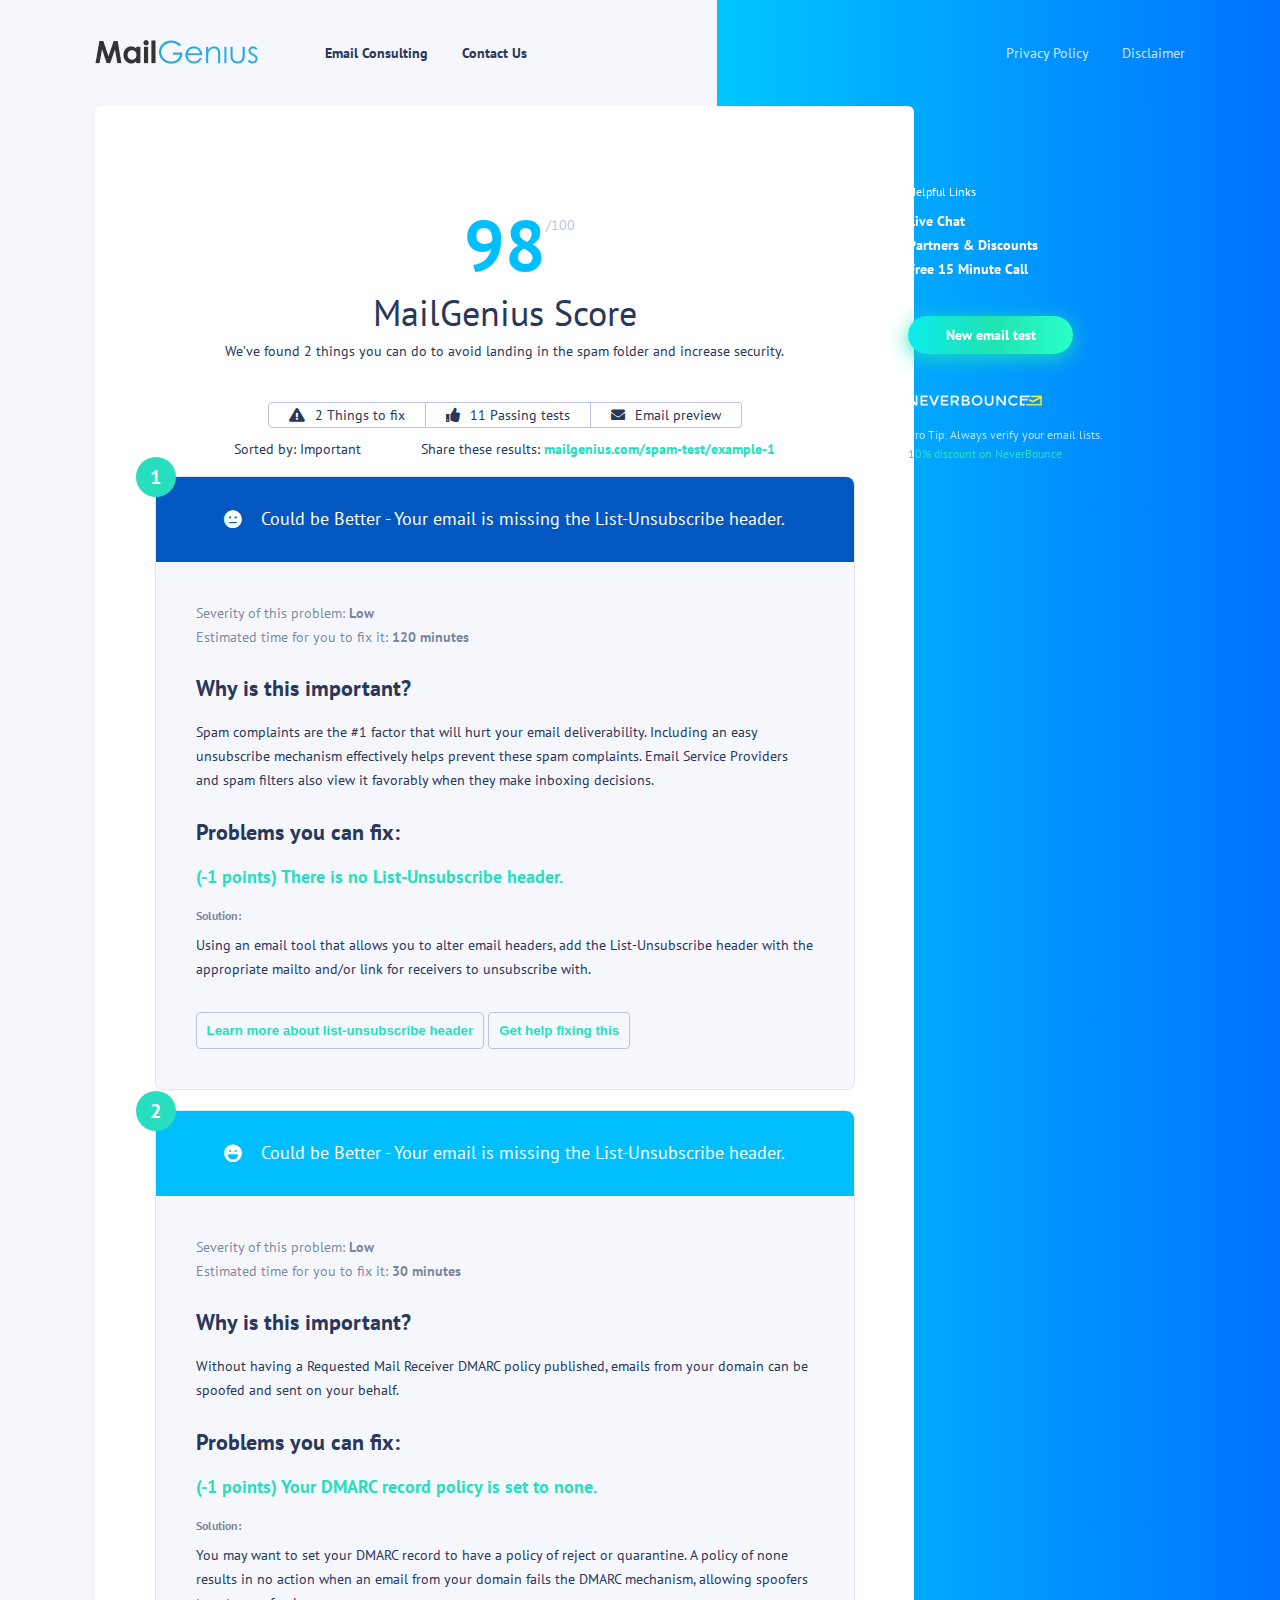
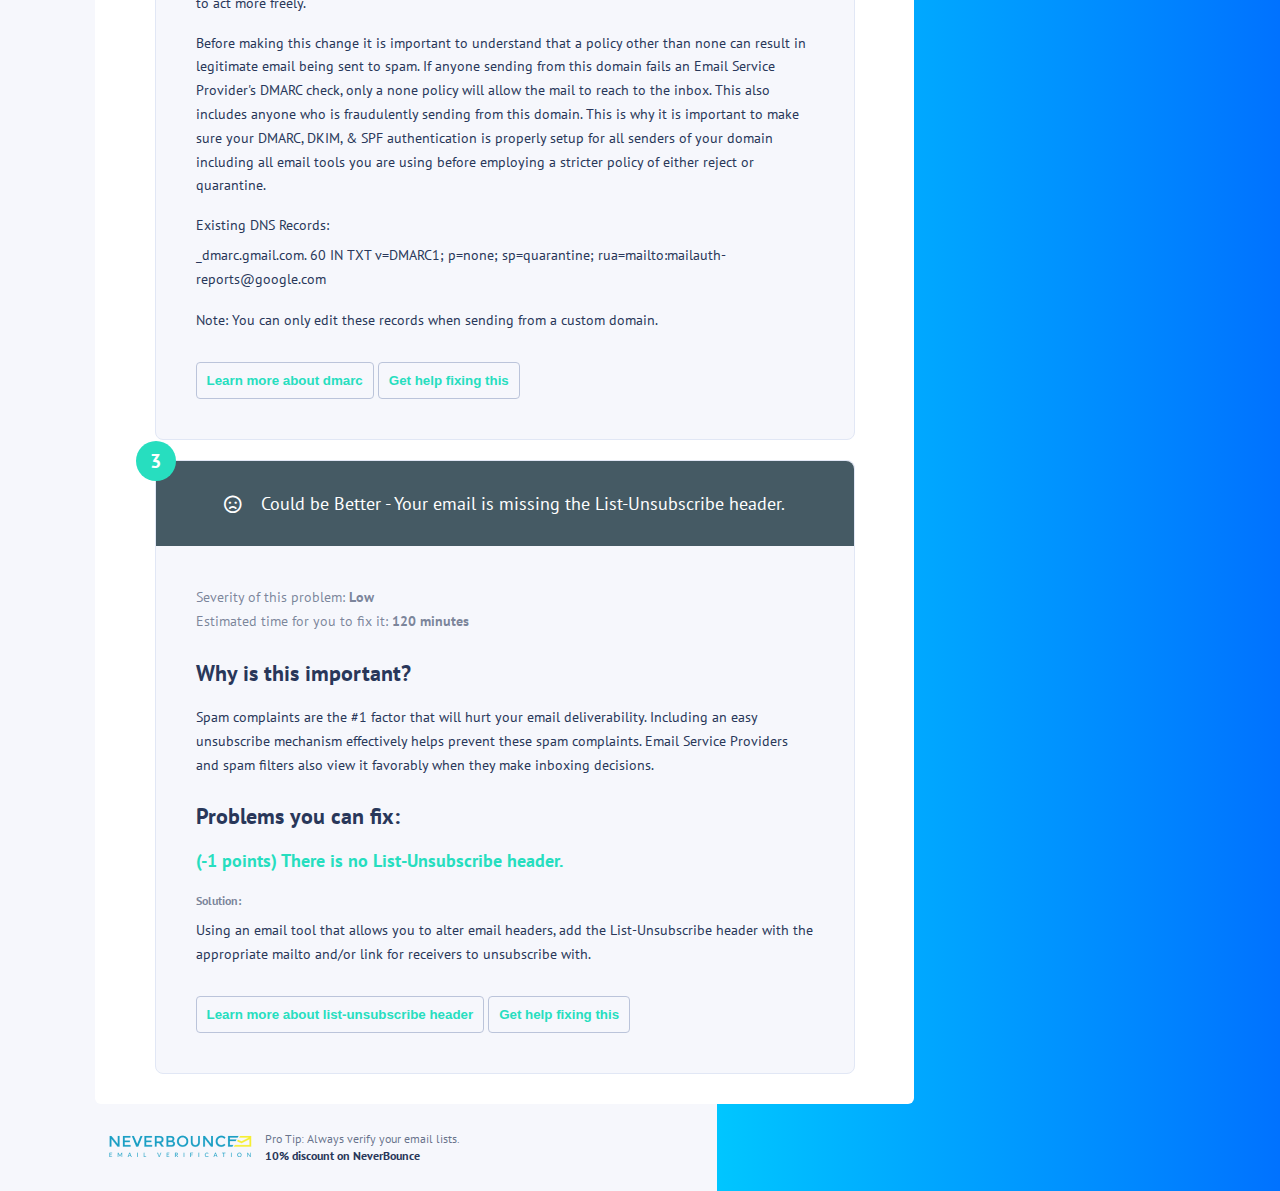
<file: 6week-animation/results/index.html>
<!DOCTYPE html>
<html lang="en">

<head>
    <meta charset="UTF-8">
    <meta name="viewport" content="width=device-width, initial-scale=1.0">
    <link rel="stylesheet" href="https://cdnjs.cloudflare.com/ajax/libs/animate.css/4.1.1/animate.min.css">
    <link href="https://fonts.googleapis.com/css?family=PT+Sans:400,700&display=swap" rel="stylesheet">
    <link rel="stylesheet" href="css/all.min.css">
    <link rel="stylesheet" href="css/slicknav.css">
    <link rel="stylesheet" href="css/style.css">
    <title>MailGenius Score</title>
</head>

<body class="gradient-bg">
    <header class="header gradient-bg animate__animated animate__bounceInDown">
        <div class="container d-flex align-items-center">
            <a href="" class="logo">
                <img src="img/logo.png" alt="">
            </a>
            <div class="header-nav d-flex">
                <nav class="main-header-nav">
                    <a href="#">Email Consulting</a>
                    <a href="#">Contact Us</a>
                </nav>
                <nav class="info-header-nav">
                    <a href="#">Privacy Policy</a>
                    <a href="#">Disclaimer</a>
                </nav>
            </div>
        </div>
        <!-- /.container -->
    </header>
    <!-- /.header -->
    <main class="main">
        <section class="process-screen">
            <div class="container d-flex align-items-center">
                <div class="process-screen-content animate__animated animate__fadeInUp d-flex flex-column">
                    <div class="process-screen-body mx-auto">
                        <div class="process-screen-header">
                            <div class="mailscore-num animate__animated animate__heartBeat">98<span>/100</span></div>
                            <h3 class="process-screen-title">MailGenius Score</h3>
                            <p>We’ve found 2 things you can do to avoid landing in the spam folder and increase security.</p>
                            <div class="score-checkbox-group animate__animated animate__zoomIn d-flex justify-content-center">
                                <!-- чекбоксы! -->
                                <div class="things-to-fix">
                                    <input type="checkbox" name="score-checkbox" id="to-fix">
                                    <label for="to-fix"><i class="fas fa-exclamation-triangle"></i>2 Things to fix</label>
                                </div>
                                <div class="passing-tests">
                                    <input type="checkbox" name="score-checkbox" id="passing-tests">
                                    <label for="passing-tests"><i class="fas fa-thumbs-up"></i>11 Passing tests</label>
                                </div>
                                <div class="email-preview">
                                    <input type="checkbox" name="score-checkbox" id="email-preview">

                                    <label for="email-preview"><i class="fas fa-envelope"></i>Email preview</label>
                                </div>
                            </div>
                            <div class="results-filter d-flex justify-content-center">
                                <span class="sorted-by">Sorted by: Important</span>
                                <span class="share-results">Share these results: <a href="#"> mailgenius.com/spam-test/example-1</a>
                                </span>
                            </div>
                        </div>
                        <div class="score-results">
                            <div class="results-header results-could-be-better d-flex align-items-center justify-content-center animate__animated animate__fadeInUp">
                                <span class="score-results-num ">1</span>
                                <i class="fas fa-meh"></i>
                                <p>Could be Better - Your email is missing the List-Unsubscribe header.</p>
                            </div>
                            <div class="score-results-inner">
                                <div class="problem-desq">
                                    <p>Severity of this problem: <strong> Low </strong></p>
                                    <p>Estimated time for you to fix it: <strong> 120 minutes</strong> </p>
                                </div>
                                <h5>Why is this important?</h5>
                                <p>Spam complaints are the #1 factor that will hurt your email deliverability. Including an easy unsubscribe mechanism effectively helps prevent these spam complaints. Email Service Providers and spam filters also view it
                                    favorably when they make inboxing decisions.</p>
                                <h5>Problems you can fix:</h5>
                                <span class="score-results-point">(-1 points) There is no List-Unsubscribe header.</span>
                                <h6>Solution:</h6>
                                <p>Using an email tool that allows you to alter email headers, add the List-Unsubscribe header with the appropriate mailto and/or link for receivers to unsubscribe with.</p>
                                <button>Learn more about list-unsubscribe header</button>
                                <button>Get help fixing this</button>
                            </div>
                        </div>
                        <div class="score-results">
                            <div class="results-header results-good d-flex align-items-center justify-content-center animate__animated animate__fadeInUp">
                                <span class="score-results-num ">2</span>
                                <i class="fas fa-laugh"></i>
                                <p>Could be Better - Your email is missing the List-Unsubscribe header.</p>
                            </div>
                            <div class="score-results-inner">
                                <div class="problem-desq">
                                    <p>Severity of this problem: <strong> Low </strong></p>
                                    <p>Estimated time for you to fix it: <strong> 30 minutes</strong> </p>
                                </div>
                                <h5>Why is this important?</h5>
                                <p>Without having a Requested Mail Receiver DMARC policy published, emails from your domain can be spoofed and sent on your behalf.</p>
                                <h5>Problems you can fix:</h5>
                                <span class="score-results-point">(-1 points) Your DMARC record policy is set to none.</span>
                                <h6>Solution:</h6>
                                <p>You may want to set your DMARC record to have a policy of reject or quarantine. A policy of none results in no action when an email from your domain fails the DMARC mechanism, allowing spoofers to act more freely.</p>
                                <p class="before-change">Before making this change it is important to understand that a policy other than none can result in legitimate email being sent to spam. If anyone sending from this domain fails an Email Service Provider's DMARC check,
                                    only a none policy will allow the mail to reach to the inbox. This also includes anyone who is fraudulently sending from this domain. This is why it is important to make sure your DMARC, DKIM, & SPF authentication is
                                    properly setup for all senders of your domain including all email tools you are using before employing a stricter policy of either reject or quarantine.
                                </p>
                                <p class="dns-records">Existing DNS Records:</p>
                                <p>_dmarc.gmail.com. 60 IN TXT v=DMARC1; p=none; sp=quarantine; rua=mailto:mailauth-reports@google.com
                                </p>
                                <p class="score-results-note">Note: You can only edit these records when sending from a custom domain.
                                </p>
                                <button>Learn more about dmarc</button>
                                <button>Get help fixing this</button>
                            </div>
                        </div>
                        <div class="score-results">
                            <div class="results-header results-badly d-flex align-items-center justify-content-center animate__animated animate__fadeInUp">
                                <span class="score-results-num ">3</span>
                                <i class="far fa-frown"></i>
                                <p>Could be Better - Your email is missing the List-Unsubscribe header.</p>
                            </div>
                            <div class="score-results-inner">
                                <div class="problem-desq">
                                    <p>Severity of this problem: <strong> Low </strong></p>
                                    <p>Estimated time for you to fix it: <strong> 120 minutes</strong> </p>
                                </div>
                                <h5>Why is this important?</h5>
                                <p>Spam complaints are the #1 factor that will hurt your email deliverability. Including an easy unsubscribe mechanism effectively helps prevent these spam complaints. Email Service Providers and spam filters also view it
                                    favorably when they make inboxing decisions.</p>
                                <h5>Problems you can fix:</h5>
                                <span class="score-results-point">(-1 points) There is no List-Unsubscribe header.</span>
                                <h6>Solution:</h6>
                                <p>Using an email tool that allows you to alter email headers, add the List-Unsubscribe header with the appropriate mailto and/or link for receivers to unsubscribe with.</p>
                                <button>Learn more about list-unsubscribe header</button>
                                <button>Get help fixing this</button>
                            </div>
                        </div>
                    </div>
                </div>
                <div class="process-nav-bar animate__animated animate__bounceInRight">
                    <h4 class="nav-bar-title">Helpful Links</h4>
                    <ul class="helpful-links">
                        <li><a href="#">Live Chat</a></li>
                        <li><a href="#">Partners & Discounts</a></li>
                        <li><a href="#">Free 15 Minute Call</a></li>
                    </ul>
                    <button type="submit" class="btn gradient-btn animate__animated animate__tada hvr-pulse">New email test</button>
                    <div class="nav-bar-neverbounce d-flex flex-column">
                        <a href="#"><img src="img/nav-bar-logo.png" alt="nav-bar-logo"></a>
                        <span class="nav-bar-text-protip">Pro Tip: Always verify your email lists.</span>
                        <span class="nav-bar-text-discount">10% discount on NeverBounce</span>
                    </div>
                </div>
            </div>
        </section>
    </main>
    <footer class="footer">
        <div class="container d-flex align-items-center">
            <a href="#"><img src="img/footer-logo.png" alt=""></a>
            <div class="footer-text d-flex flex-column">
                <span>Pro Tip: Always verify your email lists.</span>
                <span class="text-bold">10% discount on NeverBounce</span>
            </div>
        </div>
    </footer>
    <script src="https://code.jquery.com/jquery-3.5.1.min.js" integrity="sha256-9/aliU8dGd2tb6OSsuzixeV4y/faTqgFtohetphbbj0=" crossorigin="anonymous"></script>
    <script src="js/jquery.slicknav.min.js"></script>
    <script>
        $(function() {
            $('.header-nav').slicknav({
                appendTo: '.header .container',
                label: ''
            });
        });
    </script>
</body>

</html>
</file>
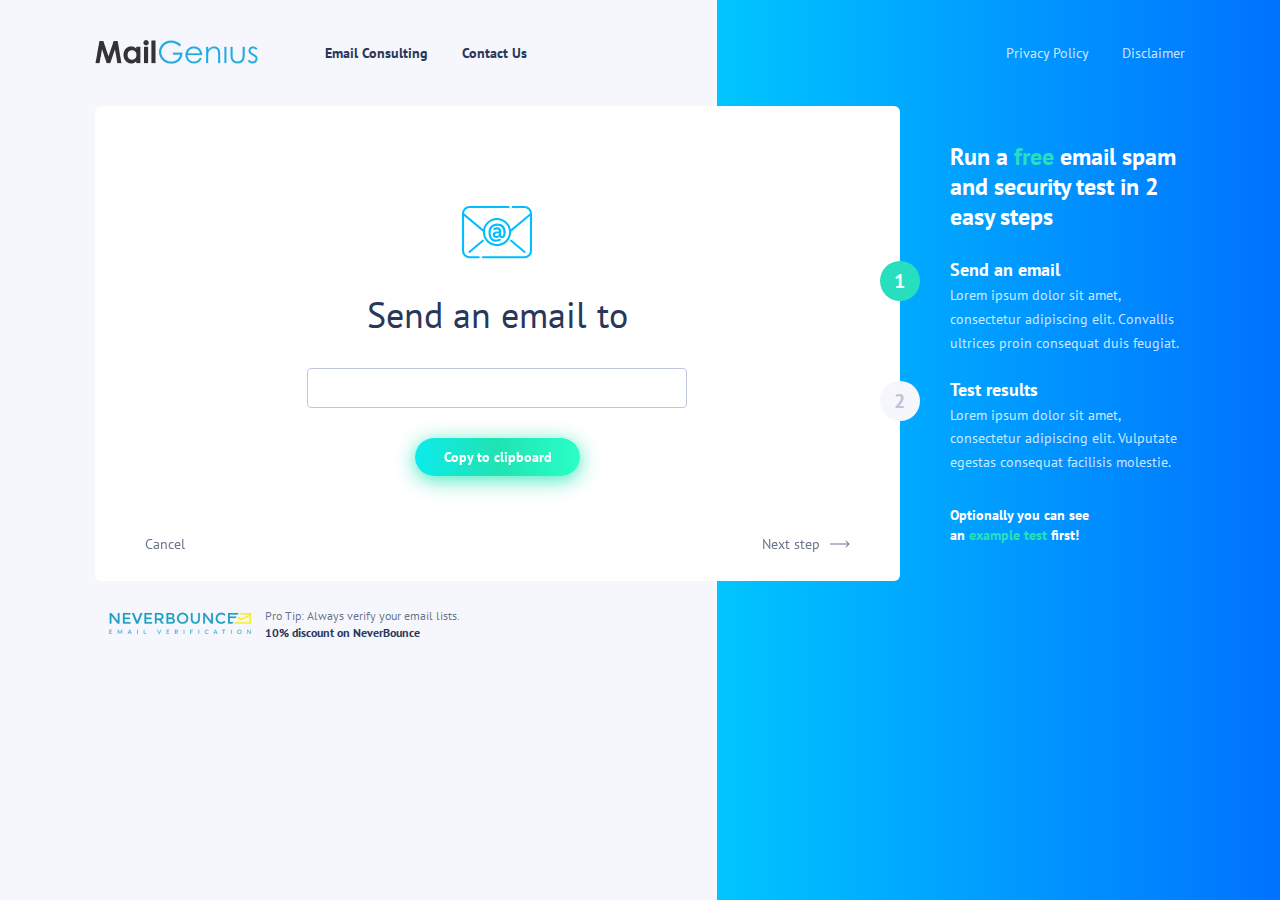
<file: 6week-animation/process/process-step-1.html>
<!DOCTYPE html>
<html lang="en">

<head>
    <meta charset="UTF-8">
    <meta name="viewport" content="width=device-width, initial-scale=1.0">
    <meta http-equiv="X-UA-Compatible" content="ie=edge">
    <link rel="stylesheet" href="https://cdnjs.cloudflare.com/ajax/libs/animate.css/4.1.1/animate.min.css">
    <link href="https://fonts.googleapis.com/css?family=PT+Sans:400,700&display=swap" rel="stylesheet">
    <link rel="stylesheet" href="css/style.css">
    <title>Document</title>
</head>

<body class="gradient-bg">
    <header class="header animate__animated animate__backInDown">
        <div class="container d-flex align-items-center">
            <a href="" class="logo">
                <img src="img/logo.png" alt="">
            </a>

            <nav class="main-header-nav">
                <a href="#">Email Consulting</a>
                <a href="#">Contact Us</a>
            </nav>
            <nav class="info-header-nav">
                <a href="#">Privacy Policy</a>
                <a href="#">Disclaimer</a>
            </nav>
        </div>
        <!-- /.container -->
    </header>
    <!-- /.header -->
    <main class="main">
        <section class="process-screen ">
            <div class="container d-flex align-items-center">
                <div class="process-screen-content animate__animated animate__fadeInUp d-flex flex-column">
                    <div class="process-screen-body mx-auto my-auto">
                        <form class="action-form d-flex flex-column align-items-center">
                            <img src="img/email-icon.svg" alt="" class="process-logo animate__animated animate__swing">
                            <h3 class="process-title">Send an email to</h3>
                            <input type="email" name="email" class="form-control">
                            <button type="submit" class="btn gradient-btn hvr-pulse">Copy to clipboard</button>
                        </form>
                    </div>
                    <div class="process-screen-footer d-flex align-items-center justify-content-between">
                        <a href="#" class="hvr-push">Cancel</a>
                        <a href="#" class="next-screen-link d-flex align-items-center hvr-push">Next step</a>
                    </div>

                </div>
                <div class="process-steps animate__animated animate__backInRight">
                    <h4 class="process-steps-title">Run a <span class="text-green"> <a href="#">free</a></span> email spam and security test in 2 easy steps</h4>
                    <ul class="process-steps-list">
                        <li class="steps-list-item">
                            <span class="list-item-num active">1</span>
                            <h5 class="list-item-title">Send an email</h5>
                            <p class="list-item-desq">Lorem ipsum dolor sit amet, consectetur adipiscing elit. Convallis ultrices proin consequat duis feugiat.</p>
                        </li>
                        <li class="steps-list-item">
                            <span class="list-item-num">2</span>
                            <h5 class="list-item-title">Test results</h5>
                            <p class="list-item-desq">Lorem ipsum dolor sit amet, consectetur adipiscing elit. Vulputate egestas consequat facilisis molestie.</p>
                        </li>
                    </ul>
                    <div class="optional-text">Optionally you can see an <span class="text-green"> <a href="#">example test</a> </span> first!</div>
                </div>
            </div>
        </section>
    </main>
    <footer class="footer animate__animated animate__backInUp">
        <div class="container d-flex align-items-center">
            <a href="#"><img src="img/footer-logo.png" alt=""></a>
            <div class="footer-text d-flex flex-column">
                <span>Pro Tip: Always verify your email lists.</span>
                <span class="text-bold">10% discount on NeverBounce</span>
            </div>
        </div>
    </footer>
</body>

</html>
</file>
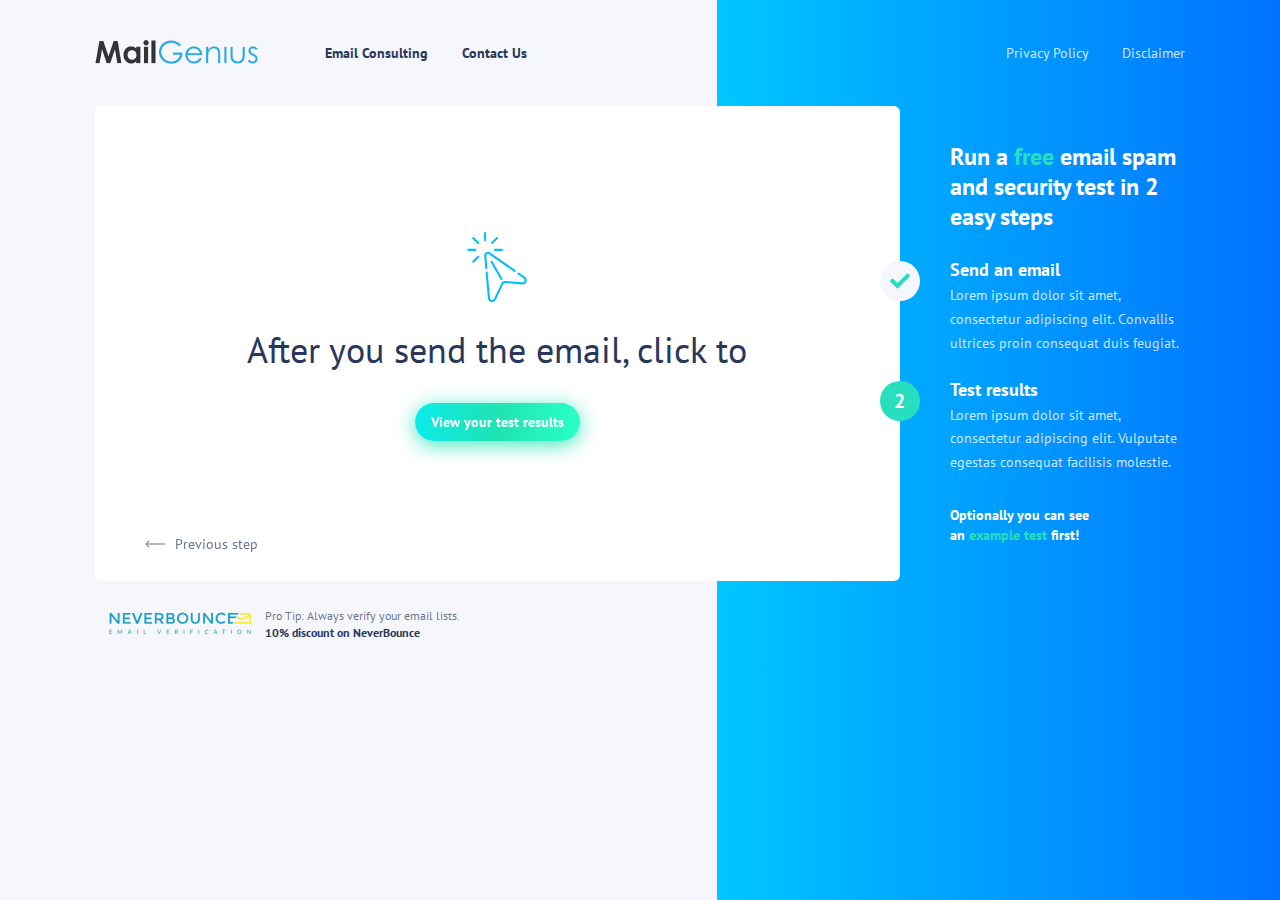
<file: 6week-animation/process/process-step-2.html>
<!DOCTYPE html>
<html lang="en">

<head>
    <meta charset="UTF-8">
    <meta name="viewport" content="width=device-width, initial-scale=1.0">
    <meta http-equiv="X-UA-Compatible" content="ie=edge">
    <link rel="stylesheet" href="https://cdnjs.cloudflare.com/ajax/libs/animate.css/4.1.1/animate.min.css">
    <link href="https://fonts.googleapis.com/css?family=PT+Sans:400,700&display=swap" rel="stylesheet">
    <link rel="stylesheet" href="css/style.css">
    <title>Document</title>
</head>

<body class="gradient-bg">
    <header class="header animate__animated animate__backInDown">
        <div class="container d-flex align-items-center">
            <a href="" class="logo">
                <img src="img/logo.png" alt="">
            </a>

            <nav class="main-header-nav">
                <a href="#">Email Consulting</a>
                <a href="#">Contact Us</a>
            </nav>
            <nav class="info-header-nav">
                <a href="#">Privacy Policy</a>
                <a href="#">Disclaimer</a>
            </nav>
        </div>
        <!-- /.container -->
    </header>
    <!-- /.header -->
    <main class="main">
        <section class="process-screen">
            <div class="container d-flex align-items-center">
                <div class="process-screen-content animate__animated animate__fadeInUp d-flex flex-column">
                    <div class="process-screen-body mx-auto my-auto">
                        <form class="action-form d-flex flex-column align-items-center">
                            <img src="img/send-email-icon.svg" alt="" class="process-logo animate__animated animate__shakeY">
                            <h3 class="process-title">After you send the email, click to</h3>
                            <button type="submit" class="btn gradient-btn hvr-pulse ">View your test results</button>
                        </form>
                    </div>
                    <div class="process-screen-footer d-flex align-items-center justify-content-between">
                        <a href="#" class="previous-step-link hvr-push">Previous step</a>
                    </div>

                </div>
                <div class="process-steps animate__animated animate__backInRight">
                    <h4 class="process-steps-title">Run a <span class="text-green"><a href="#">free</a></span> email spam and security test in 2 easy steps</h4>
                    <ul class="process-steps-list">
                        <li class="steps-list-item">
                            <span class="list-item-num step-finished">1</span>
                            <h5 class="list-item-title">Send an email</h5>
                            <p class="list-item-desq">Lorem ipsum dolor sit amet, consectetur adipiscing elit. Convallis ultrices proin consequat duis feugiat.</p>
                        </li>
                        <li class="steps-list-item">
                            <span class="list-item-num active">2</span>
                            <h5 class="list-item-title">Test results</h5>
                            <p class="list-item-desq">Lorem ipsum dolor sit amet, consectetur adipiscing elit. Vulputate egestas consequat facilisis molestie.</p>
                        </li>
                    </ul>
                    <div class="optional-text">Optionally you can see an <span class="text-green"> <a href="#">example test</a></span> first!</div>
                </div>
            </div>
        </section>
    </main>
    <footer class="footer animate__animated animate__backInUp">
        <div class="container d-flex align-items-center">
            <a href="#"><img src="img/footer-logo.png" alt=""></a>
            <div class="footer-text d-flex flex-column">
                <span>Pro Tip: Always verify your email lists.</span>
                <span class="text-bold">10% discount on NeverBounce</span>
            </div>
        </div>
    </footer>
</body>

</html>
</file>
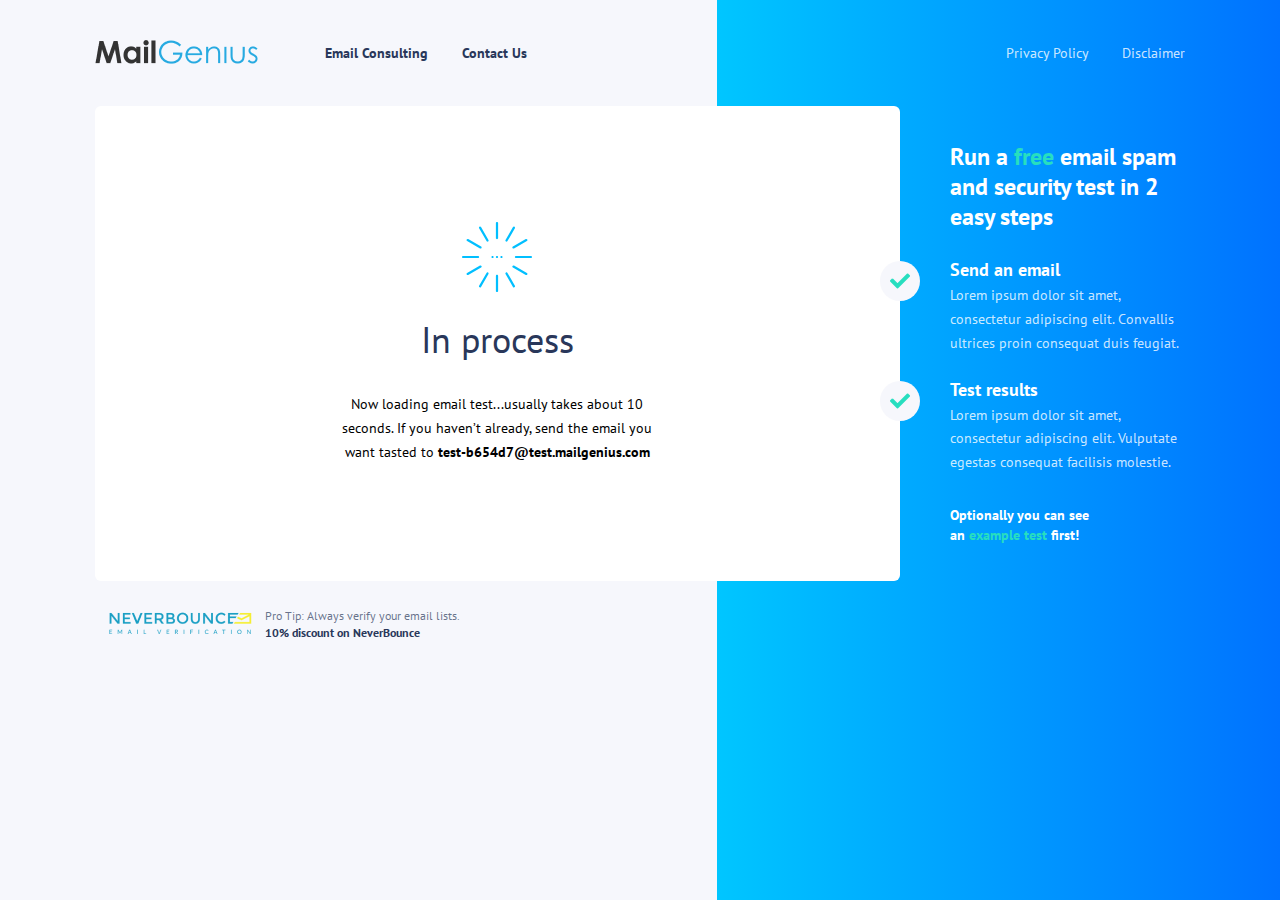
<file: 6week-animation/process/process-step-3.html>
<!DOCTYPE html>
<html lang="en">

<head>
    <meta charset="UTF-8">
    <meta name="viewport" content="width=device-width, initial-scale=1.0">
    <meta http-equiv="X-UA-Compatible" content="ie=edge">
    <link rel="stylesheet" href="https://cdnjs.cloudflare.com/ajax/libs/animate.css/4.1.1/animate.min.css">
    <link href="https://fonts.googleapis.com/css?family=PT+Sans:400,700&display=swap" rel="stylesheet">
    <link rel="stylesheet" href="css/style.css">
    <title>Document</title>
</head>

<body class="gradient-bg">
    <header class="header animate__animated animate__backInDown">
        <div class="container d-flex align-items-center">
            <a href="" class="logo">
                <img src="img/logo.png" alt="">
            </a>

            <nav class="main-header-nav">
                <a href="#">Email Consulting</a>
                <a href="#">Contact Us</a>
            </nav>
            <nav class="info-header-nav">
                <a href="#">Privacy Policy</a>
                <a href="#">Disclaimer</a>
            </nav>
        </div>
        <!-- /.container -->
    </header>
    <!-- /.header -->
    <main class="main">
        <section class="process-screen">
            <div class="container d-flex align-items-center">
                <div class="process-screen-content animate__animated animate__fadeInUp d-flex flex-column">
                    <div class="process-screen-body mx-auto my-auto">
                        <form class="action-form d-flex flex-column align-items-center">
                            <img src="img/loading-icon.svg" alt="" class="process-logo animate__animated animate__rotateIn">
                            <h3 class="process-title">In process</h3>
                            <p class="in-process-text">Now loading email test...usually takes about 10 seconds. If you haven’t already, send the email you want tasted to <strong>test-b654d7@test.mailgenius.com</strong></p>
                        </form>
                    </div>

                </div>
                <div class="process-steps animate__animated animate__backInRight">
                    <h4 class="process-steps-title">Run a <span class="text-green"><a href="#">free</a></span> email spam and security test in 2 easy steps</h4>
                    <ul class="process-steps-list">
                        <li class="steps-list-item">
                            <span class="list-item-num step-finished">1</span>
                            <h5 class="list-item-title">Send an email</h5>
                            <p class="list-item-desq">Lorem ipsum dolor sit amet, consectetur adipiscing elit. Convallis ultrices proin consequat duis feugiat.</p>
                        </li>
                        <li class="steps-list-item">
                            <span class="list-item-num step-finished">2</span>
                            <h5 class="list-item-title">Test results</h5>
                            <p class="list-item-desq">Lorem ipsum dolor sit amet, consectetur adipiscing elit. Vulputate egestas consequat facilisis molestie.</p>
                        </li>
                    </ul>
                    <div class="optional-text">Optionally you can see an <span class="text-green"> <a href="#">example test</a></span> first!</div>
                </div>
            </div>
        </section>
    </main>
    <footer class="footer animate__animated animate__backInUp">
        <div class="container d-flex align-items-center">
            <a href="#"><img src="img/footer-logo.png" alt=""></a>
            <div class="footer-text d-flex flex-column">
                <span>Pro Tip: Always verify your email lists.</span>
                <span class="text-bold">10% discount on NeverBounce</span>
            </div>
        </div>
    </footer>
</body>

</html>
</file>
<file: 6week-animation/home/css/style.css>
* {
    box-sizing: border-box;
}

.bg-home {
    background: url(../img/bg-top.png) top center / contain no-repeat, url(../img/bg-bottom.png) bottom -200px center / contain no-repeat;
}

body {
    font: 400 14px/1 'PT Sans', sans-serif;
    margin: 0;
    width: 100%;
}

a {
    text-decoration: none;
    color: inherit;
}

button {
    border: none;
    background-color: transparent;
}

@keyframes hvr-pulse-grow {
    to {
      -webkit-transform: scale(1.1);
      transform: scale(1.1);
    }
  }
  .hvr-pulse-grow {
    display: inline-block;
    vertical-align: middle;
    -webkit-transform: perspective(1px) translateZ(0);
    transform: perspective(1px) translateZ(0);
    box-shadow: 0 0 1px rgba(0, 0, 0, 0);
  }
  .hvr-pulse-grow:hover, .hvr-pulse-grow:focus, .hvr-pulse-grow:active {
    -webkit-animation-name: hvr-pulse-grow;
    animation-name: hvr-pulse-grow;
    -webkit-animation-duration: 0.3s;
    animation-duration: 0.3s;
    -webkit-animation-timing-function: linear;
    animation-timing-function: linear;
    -webkit-animation-iteration-count: infinite;
    animation-iteration-count: infinite;
    -webkit-animation-direction: alternate;
    animation-direction: alternate;
  }

p,
h1,
h2,
h3,
h4,
h5,
h6 {
    margin: 0;
}

.d-flex {
    display: flex;
}

.align-items-center {
    align-items: center;
    padding: 0;
}

.justify-content-center {
    justify-content: center;
}

.justify-content-between {
    justify-content: space-between;
}

.container {
    max-width: 1114px;
    width: 100%;
    padding: 0 15px;
    margin: 0 auto;
}

.btn {
    font-family: "PT Sans", sans-serif;
    font-weight: 700;
    font-size: 1.28rem;
    line-height: 1.333;
    padding: 16px 30px;
}

.btn-default {
    background: linear-gradient(90deg, #0CEBEB 0%, #20E3B2 50%, #29FFC6 100%);
    box-shadow: 0 4px 20px rgba(32, 228, 179, 0.85);
    border-radius: 30px;
    color: #fff;
    cursor: pointer;
}
 .animate__animated .animate__tada {
    --animate-duration: 1200ms;
    --animate-delay: 0.3s;
 }

/* /general */

.header {
    padding: 40px 0;
    position: relative;
}

.header-nav {
    flex-grow: 1;
}

.header .logo {
    position: relative;
    z-index: 1221212;
}

.slicknav_menu {
    display: none;
}

header nav a:hover {
    box-shadow: 0 2px 15px rgba(2, 71, 149, 0.15);
    border-radius: 4px;
}

.main-header-nav {
    color: #ffffff;
    font-weight: 700;
    margin-left: 66px;
}

.main-header-nav a+a,
.info-header-nav a+a {
    margin-left: 30px;
}

.info-header-nav {
    color: rgba(255, 255, 255, 0.8);
    margin-left: auto;
}


/* /header  */

.main {
    margin-top: 90px;
}

.inner {
    height: 100vh;
    padding-top: 106px;
    min-height: 910px;
}

.inner-call-to-action {
    max-width: 600px;
    position: relative;
    top: 90px;
}

.inner-call-to-action::after {
    content: "";
    width: 738px;
    height: 611px;
    background: url(../img/bg-inner.png) no-repeat;
    position: absolute;
    top: -65px;
    right: -655px;
    opacity: 0;
    animation: opacity 0.3s ease-in 600ms forwards;
}

@keyframes opacity {
    from {
        opacity: 0;
    }
    to {
        opacity: 1;
    }
}

.call-to-action-title {
    font-size: 3.42rem;
    color: #fff;
    line-height: 1.29;
    position: relative;
    z-index: 1;
}

.call-to-action-desq {
    font-size: 1.28rem;
    line-height: 1.33;
    color: rgba(255, 255, 255, 0.8);
    margin-top: 20px;
    max-width: 383px;
    margin-bottom: 45px;
}

.call-to-action-desq>strong {
    color: #fff;
}

.test-your-email {
    display: inline-block;
    margin-bottom: 270px;
}

.email-not-required {
    margin-top: 15px;
    color: rgba(255, 255, 255, 0.8);
    font-size: 1rem;
}

.email-not-required span {
    margin-left: 15px;
}

.inner-services-wrap {
    margin-top: 95px;
    overflow-x: hidden;
}

 .email-providers {
    text-transform: uppercase;
    color: #27DEBF;
    line-height: 1.28;
    letter-spacing: 0.03em;
    margin-bottom: 27px;
}

.inner-services-title {
    font-size: 2.57rem;
    font-weight: 700;
    line-height: 1.29;
    margin-bottom: 30px;
    color: #29375A;
    max-width: 550px;
}

.inner-service-list-item {
    width: 165px;
    height: 165px;
    cursor: pointer;
    border-radius: 4px;
}
@keyframes hvr-push {
    50% {
      -webkit-transform: scale(0.8);
      transform: scale(0.8);
    }
    100% {
      -webkit-transform: scale(1);
      transform: scale(1);
    }
  }
  .hvr-push {
    -webkit-transform: perspective(1px) translateZ(0);
    transform: perspective(1px) translateZ(0);
    box-shadow: 0 0 1px rgba(0, 0, 0, 0);
  }
  .hvr-push:hover, .hvr-push:focus, .hvr-push:active {
    -webkit-animation-name: hvr-push;
    animation-name: hvr-push;
    -webkit-animation-duration: 0.3s;
    animation-duration: 0.3s;
    -webkit-animation-timing-function: linear;
    animation-timing-function: linear;
    -webkit-animation-iteration-count: 1;
    animation-iteration-count: 1;
  }

.inner-service-list-item:hover {
    background-color: #fff;
    box-shadow: 0 2px 15px rgba(2, 71, 149, 0.15);
    border-radius: 4px;
}

.inner-service-list-item:hover svg .fill-black {
    fill: black;
}

.inner-service-list-item+.inner-service-list-item {
    margin-left: 10px;
}

@media (max-width: 1199px) {
    .bg-home {
        background: url(../img/bg-top.png) top center / 130% no-repeat, url(../img/bg-bottom.png) bottom -200px center / contain no-repeat;
    }
    .container {
        overflow-x: hidden;
    }
    .inner {
        padding-top: 15px;
    }
    .inner-call-to-action::after {
        background: url(../img/bg-inner.png) 0 0 /64% no-repeat;
        top: -15px;
    }
}

@media (max-width: 991px) {
    .bg-home {
        background: url(../img/bg-top.png) top center / 162% no-repeat, url(../img/bg-bottom.png) bottom -200px center / 170% no-repeat;
    }
    .container {
        overflow-x: hidden;
    }
    .inner-call-to-action {
        max-width: 510px;
    }
    .call-to-action-title {
        font-size: 2.42rem;
    }
    .inner-call-to-action::after {
        right: -571px;
    }
}

@media (max-width: 767px) {
    .bg-home {
        background: url(../img/bg-top.png) top center / 235% no-repeat, url(../img/bg-bottom.png) bottom -522px center / 170% no-repeat;
    }
    .container {
        overflow-x: hidden;
    }
    .slicknav_nav {
        text-align: center;
        padding-top: 5px;
        background-color: #0072FF;
        border-radius: 5px;
        position: absolute;
        right: 48px;
        top: 10px;
        width: 150px;
        z-index: 66666;
    }
    .slicknav_menu {
        display: block;
        position: absolute;
        top: 10px;
        right: -80px;
        z-index: 1111;
        left: 79%;
        transform: translateX(-50%);
    }
    .header {
        padding: 20px 0 50px 0;
    }
    .header-nav {
        display: none;
    }
    .main-header-nav {
        font-weight: 400;
        margin-left: 0;
    }
    .main-header-nav a+a,
    .info-header-nav a+a {
        margin-left: 0;
    }
    .inner-call-to-action::after {
        right: -275px;
        top: 395px;
    }
    .inner-services-wrap {
        margin-top: 265px;
    }
    .inner-services-list {
        flex-wrap: wrap;
    }
    .call-to-action-title {
        margin-top: 300px;
    }
}

@media (max-width: 479px) {
    .bg-home {
        background: url(../img/bg-top.png) top center / 235% no-repeat, url(../img/bg-bottom.png) bottom -933px center / 170% no-repeat;
    }
    .container {
        overflow-x: hidden;
    }
    .email-not-required span {
        color: #000;
    }
    .inner-call-to-action {
        top: 505px;
    }
    .call-to-action-title {
        font-size: 2rem;
    }
    .call-to-action-desq {
        font-size: 1rem;
    }
    .btn {
        font-size: 1rem;
        padding: 10px 25px;
    }
    .inner-call-to-action::after {
        right: -425px;
        top: 395px;
        background: url(../img/bg-inner.png) 0 0 /45% no-repeat;
    }
    .inner-services-wrap {
        margin-top: 580px;
    }
    .inner-services-title {
        font-size: 2rem;
    }
    .inner-services-list {
        flex-direction: column;
        align-items: center;
    }
}
</file>
<file: 6week-animation/results/css/style.css>
*,
    *::before,
    *::after {
        box-sizing: border-box;
    }
    
    html {
        font-size: 14px;
        overflow-x: hidden;
    }
    
    body {
        font: 400 1rem/1 'PT Sans', sans-serif;
        margin: 0;
    }
    
    a {
        text-decoration: none;
        color: inherit;
        outline: none;
    }
    
    ul {
        padding: 0;
        margin: 0;
        list-style: none;
    }
    /* animate duration */
    .score-checkbox-group,
    button,
    .mailscore-num,
    .results-header  {
        --animate-duration: 3s;
        --animate-delay: 0.9s;
    }


    button {
        border: none;
        background-color: transparent;
        cursor: pointer;
        padding: 0;
    }
    @keyframes hvr-pulse {
        25% {
          -webkit-transform: scale(1.1);
          transform: scale(1.1);
        }
        75% {
          -webkit-transform: scale(0.9);
          transform: scale(0.9);
        }
      }
      .hvr-pulse {
        display: inline-block;
        vertical-align: middle;
        -webkit-transform: perspective(1px) translateZ(0);
        transform: perspective(1px) translateZ(0);
        box-shadow: 0 0 1px rgba(0, 0, 0, 0);
      }
      .hvr-pulse:hover, .hvr-pulse:focus, .hvr-pulse:active {
        -webkit-animation-name: hvr-pulse;
        animation-name: hvr-pulse;
        -webkit-animation-duration: 1s;
        animation-duration: 1s;
        -webkit-animation-timing-function: linear;
        animation-timing-function: linear;
        -webkit-animation-iteration-count: infinite;
        animation-iteration-count: infinite;
      }
    
    input,
    textarea {
        border: none;
        outline: none;
    }
    
    textarea {
        resize: vertical;
    }
    
    img {
        max-width: 100%;
    }
    
    p,
    h1,
    h2,
    h3,
    h4,
    h5,
    h6 {
        margin: 0;
    }
    
    .container {
        max-width: 1120px;
        margin: 0 auto;
        padding: 0 15px;
        overflow: hidden;
    }
    
    .d-flex {
        display: flex;
    }
    
    .flex-column {
        flex-direction: column;
    }
    
    .align-items-center {
        align-items: center;
    }
    
    .justify-content-center {
        justify-content: center;
    }
    
    .justify-content-between {
        justify-content: space-between;
    }
    
    .ml-auto {
        margin-left: auto;
    }
    
    .mr-auto {
        margin-right: auto;
    }
    
    .mt-auto {
        margin-top: auto;
    }
    
    .mb-auto {
        margin-bottom: auto;
    }
    
    .mx-auto {
        margin-left: auto;
        margin-right: auto;
    }
    
    .my-auto {
        margin-top: auto;
        margin-bottom: auto;
    }
    
    .form-control {
        border: 1px solid #BFC7DC;
        border-radius: 4px;
        padding: 0 20px;
        height: 40px;
        color: #29375A;
        font-size: 1rem;
        font-family: 'PT Sans', sans-serif;
    }
    
    .btn {
        font-size: 1rem;
        font-family: 'PT Sans', sans-serif;
        font-weight: 700;
        padding: 10px 0;
        outline: none;
    }
    
    .gradient-btn {
        min-width: 165px;
        color: #fff;
        background: linear-gradient( 90deg, #0CEBEB 0, #20E3B2 50%, #29FFC6 100%);
        box-shadow: 0 4px 20px rgba(32, 228, 179, 0.85);
        border-radius: 30px;
    }
    
    
    
    .text-green {
        color: #27DEBF !important;
    }
    
    .text-bold {
        font-weight: 700;
    }
    
    .gradient-bg {
        background: linear-gradient( to right, #F6F7FC 0, 56%, #00C6FF 56%, #0072FF 100%);
    }
    
    .header {
        padding: 40px 0;
        position: fixed;
        left: 0;
        top: 0;
        z-index: 10;
        width: 100%;
    }
    
    .header-nav {
        flex-grow: 1;
    }
    
    .main-header-nav {
        color: #29375A;
        font-weight: 700;
        margin-left: 66px;
    }
    
    .main-header-nav a+a,
    .info-header-nav a+a {
        margin-left: 30px;
    }
    
    .info-header-nav {
        color: rgba(255, 255, 255, 0.8);
        margin-left: auto;
    }
    
    .main {
        padding-top: 106px;
    }
    
    .process-screen-content {
        max-width: 819px;
        width: 100%;
        background-color: #fff;
        border-radius: 6px;
        padding: 30px 50px;
    }
    
    .process-screen-body {
        color: #29375A;
    }
    
    .process-screen-header {
        text-align: center;
    }
    
    .process-screen-title {
        font-weight: 400;
        font-size: 36px;
        line-height: 0.5;
        padding-bottom: 22px;
    }
    
    .mailscore-num {
        position: relative;
        margin: 63px 0 12px 0;
        font-weight: 700;
        font-size: 72px;
        line-height: 1.29;
        color: #01BFFF;
    }
    
    .mailscore-num span {
        font-weight: 400;
        font-size: 14px;
        line-height: 1.7;
        color: #BBC4DA;
        position: absolute;
        top: 15px;
    }
    
    .score-checkbox-group {
        margin: 50px 0 20px 0;
    }
    
    .score-checkbox-group input[type="checkbox"] {
        display: none;
    }
    
    .score-checkbox-group label {
        width: 164px;
        height: 30px;
        border: 1px solid #BBC4DA;
        font-size: 14px;
        line-height: 1.7px;
        padding: 3px 20px;
        cursor: pointer;
    }
    
    .passing-tests label,
    .email-preview label {
        border-left: none;
    }
    
    .things-to-fix label {
        border-radius: 4px 0 0 4px;
    }
    
    .email-preview label {
        border-radius: 0 4px 4px 0;
    }
    
    .score-checkbox-group input[type="checkbox"]:checked+label {
        background: #01BFFF;
        color: #fff;
    }
    
    .fa-exclamation-triangle,
    .fa-thumbs-up,
    .fa-envelope {
        padding-right: 10px;
    }
    
    .results-filter .share-results {
        padding-left: 60px;
    }
    
    .results-filter .share-results a {
        color: #27DEBF;
        font-weight: 700;
    }
    
    .score-results {
        margin-top: 20px;
        width: 700px;
        background: #F6F7FC;
        border: 1px solid #E1E7F5;
        box-sizing: border-box;
        border-radius: 8px;
    }
    
    .score-results-inner {
        margin: 40px;
    }
    
    .results-could-be-better {
        background: #0257C0;
    }
    
    .results-good {
        background: #01BFFF;
    }
    
    .results-badly {
        background: #455A64;
    }
    
    .score-results-inner p {
        line-height: 1.7;
    }
    
    .before-change {
        padding: 16px 0;
    }
    
    .dns-records {
        padding-bottom: 6px;
    }
    
    .score-results-note {
        padding-top: 17px;
    }
    
    .score-results-inner h5 {
        font-size: 22px;
        line-height: 1.09;
        padding: 28px 0 20px 0;
    }
    
    .score-results-inner h6 {
        font-size: 12px;
        line-height: 2;
        color: rgba(41, 55, 90, 0.6);
        padding: 16px 0 6px 0;
    }
    
    .score-results-num {
        position: absolute;
        z-index: 1;
        top: -20px;
        left: -20px;
        width: 40px;
        height: 40px;
        border-radius: 50%;
        background: #27DEBF;
        color: #fff;
        font-weight: 700;
        font-size: 20px;
        line-height: 40px;
        text-align: center;
    }
    
    .results-header {
        text-align: center;
        height: 85px;
        font-size: 18px;
        color: #FFFFFF;
        padding: 33px 0;
        border-radius: 8px 8px 0 0;
        margin-bottom: 35px;
        position: relative;
    }
    
    .results-header p {
        padding-left: 20px;
    }
    
    .problem-desq {
        color: rgba(41, 55, 90, 0.6);
        line-height: 1.7;
    }
    
    .score-results-point {
        font-weight: 700;
        font-size: 18px;
        line-height: 1.3;
        color: #27DEBF;
    }
    
    .score-results button {
        color: #27DEBF;
        font-weight: 700;
        padding: 10px;
        border: 1px solid #BBC4DA;
        box-sizing: border-box;
        border-radius: 4px;
        margin-top: 30px;
    }
    
    .process-nav-bar {
        padding-left: 50px;
        width: 290px;
        color: #fff;
        position: fixed;
        top: 20%;
        left: 67%;
        z-index: 1;
    }
    
    .nav-bar-title {
        font-weight: 400;
        font-size: 12px;
        line-height: 2;
        margin-bottom: 6px;
    }
    
    .helpful-links {
        font-weight: 700;
        font-size: 14px;
        line-height: 1.7;
        margin-bottom: 35px;
    }
    
    .nav-bar-neverbounce {
        margin-top: 40px;
    }
    
    .nav-bar-neverbounce span {
        font-size: 12px;
        line-height: 1.16;
    }
    
    .nav-bar-text-protip {
        color: rgba(255, 255, 255, 0.7);
        margin-top: 20px;
        margin-bottom: 5px;
    }
    
    .nav-bar-text-discount {
        color: #27DEBF;
    }
    
    .footer {
        padding: 20px 0;
    }
    
    .footer-text {
        font-size: 0.86rem;
        color: rgba(41, 55, 90, 0.7);
    }
    
    .footer-text span+span {
        margin-top: 5px;
    }
    
    .footer-text span:last-child {
        color: #29375A;
    }
    
    .slicknav_menu {
        display: none;
    }
    
    @media (max-width: 1199px) {
        .process-screen-content {
            width: 630px;
            padding: 20px;
        }
        .score-results {
            width: 580px;
        }
        .process-nav-bar {
            top: 25%;
        }
    }
    
    @media (max-width: 991px) {
        .process-nav-bar {
            position: static;
            background: linear-gradient(270deg, #00C6FF 0, #0072FF 101.47%);
            border-radius: 5px;
            padding: 10px;
            text-align: center;
            margin-top: 10px;
        }
        .nav-bar-neverbounce {
            display: none;
        }
        .process-screen .container {
            flex-direction: column;
        }
    }
    
    @media (max-width: 767px) {
        .mailscore-num {
            margin: 12px 0;
        }
        .score-results {
            width: 390px;
        }
        .score-checkbox-group {
            flex-direction: column;
        }
        .process-screen-content {
            width: 420px
        }
        .things-to-fix,
        .passing-tests,
        .email-preview {
            padding: 10px;
        }
        .score-checkbox-group {
            margin: 20px;
        }
        .score-checkbox-group label {
            border-radius: 4px;
            border: 1px solid #BBC4DA;
        }
        .results-header p,
        .results-header i {
            padding-left: 10px;
        }
        .score-results-inner {
            margin: 25px;
        }
        .score-results button {
            margin-top: 7px;
        }
        .footer {
            background-color: #F6F7FC;
        }
        button:hover {
            box-shadow: 5px 4px 20px rgb(14 14 14 / 85%);
        }
        /* burger-menu */
        .slicknav_nav {
            text-align: center;
            padding-top: 5px;
            background-color: #0072FF;
            border-radius: 5px;
            position: absolute;
            right: 48px;
            top: 9px;
            width: 150px;
            z-index: 66666;
        }
        .slicknav_menu {
            display: block;
            position: absolute;
            top: 10px;
            right: -80px;
            z-index: 1111;
            left: 79%;
            transform: translateX(-50%);
        }
        .header {
            padding: 20px 0;
        }
        .header-nav {
            display: none;
        }
        .main-header-nav {
            font-weight: 400;
            margin-left: 0;
        }
        .main-header-nav a+a,
        .info-header-nav a+a {
            margin-left: 0;
        }
        .inner-call-to-action::after {
            right: -275px;
            top: 395px;
        }
        .header {
            padding-bottom: 20px;
        }
    }
    
    @media (max-width: 479px) {
        .gradient-bg {
            background: linear-gradient( to right, #F6F7FC 0, 65%, #00C6FF 65%, #0072FF 100%);
        }
        .main {
            padding-top: 40px;
        }
        .process-screen-content {
            width: 270px;
            padding: 10px;
        }
        .process-screen-body {
            width: 225px;
        }
        .mailscore-num {
            font-size: 3.92rem;
        }
        .mailscore-num span {
            top: 10px;
            font-size: 0.85rem;
        }
        .process-screen-title {
            font-size: 1.53rem;
            line-height: 1;
        }
        .score-checkbox-group {
            margin: 10px;
        }
        .score-results {
            width: 230px;
        }
        .results-header {
            font-size: 1rem;
            height: 70px;
        }
        .score-results-num {
            line-height: 30px;
            width: 30px;
            height: 30px;
            top: -10px;
            left: -10px;
        }
        .score-results-inner {
            margin: 15px;
        }
        .score-results-inner p {
            line-height: 1.3;
        }
        .score-results-inner h5 {
            padding: 20px 0;
        }
        .score-results button {
            padding: 5px;
        }
        .process-nav-bar {
            width: 195px;
        }
    }
</file>
<file: 6week-animation/process/css/style.css>
*,
*::before,
*::after {
    box-sizing: border-box;
}

html {
    font-size: 14px;
}

body {
    font: 400 1rem/1 'PT Sans', sans-serif;
    margin: 0;
}

a {
    text-decoration: none;
    color: inherit;
    outline: none;
}

ul {
    padding: 0;
    margin: 0;
    list-style: none;
}

button {
    border: none;
    background-color: transparent;
    cursor: pointer;
    padding: 0;
}

@keyframes hvr-pulse {
    25% {
      -webkit-transform: scale(1.1);
      transform: scale(1.1);
    }
    75% {
      -webkit-transform: scale(0.9);
      transform: scale(0.9);
    }
  }
  .hvr-pulse {
    display: inline-block;
    vertical-align: middle;
    -webkit-transform: perspective(1px) translateZ(0);
    transform: perspective(1px) translateZ(0);
    box-shadow: 0 0 1px rgba(0, 0, 0, 0);
  }
  .hvr-pulse:hover, .hvr-pulse:focus, .hvr-pulse:active {
    -webkit-animation-name: hvr-pulse;
    animation-name: hvr-pulse;
    -webkit-animation-duration: 1s;
    animation-duration: 1s;
    -webkit-animation-timing-function: linear;
    animation-timing-function: linear;
    -webkit-animation-iteration-count: infinite;
    animation-iteration-count: infinite;
  }

input,
textarea {
    border: none;
    outline: none;
}

textarea {
    resize: vertical;
}

img {
    max-width: 100%;
}

p,
h1,
h2,
h3,
h4,
h5,
h6 {
    margin: 0;
}

.container {
    max-width: 1120px;
    margin: 0 auto;
    padding: 0 15px;
    overflow: hidden;
}

.d-flex {
    display: flex;
}

.flex-column {
    flex-direction: column;
}

.align-items-center {
    align-items: center;
}

.justify-content-center {
    justify-content: center;
}

.justify-content-between {
    justify-content: space-between;
}

.ml-auto {
    margin-left: auto;
}

.mr-auto {
    margin-right: auto;
}

.mt-auto {
    margin-top: auto;
}

.mb-auto {
    margin-bottom: auto;
}

.mx-auto {
    margin-left: auto;
    margin-right: auto;
}

.my-auto {
    margin-top: auto;
    margin-bottom: auto;
}

.form-control {
    border: 1px solid #BFC7DC;
    border-radius: 4px;
    padding: 0 20px;
    height: 40px;
    color: #29375A;
    font-size: 1rem;
    font-family: 'PT Sans', sans-serif;
}

.btn {
    font-size: 1rem;
    font-family: 'PT Sans', sans-serif;
    font-weight: 700;
    padding: 10px 0;
    outline: none;
}

.gradient-btn {
    min-width: 165px;
    color: #fff;
    background: linear-gradient( 90deg, #0CEBEB 0%, #20E3B2 50%, #29FFC6 100%);
    box-shadow: 0 4px 20px rgba(32, 228, 179, 0.85);
    border-radius: 30px;
}

.text-green {
    color: #27DEBF !important;
}

.text-bold {
    font-weight: 700;
}

.gradient-bg {
    background: linear-gradient( to right, #F6F7FC 0, 56%, #00C6FF 56%, #0072FF 100%);
}

.header {
    padding: 40px 0;
    position: absolute;
    left: 0;
    top: 0;
    width: 100%;
}

.main-header-nav {
    color: #29375A;
    font-weight: 700;
    margin-left: 66px;
}

.main-header-nav a+a,
.info-header-nav a+a {
    margin-left: 30px;
}

.info-header-nav {
    color: rgba(255, 255, 255, 0.8);
    margin-left: auto;
}

.main {
    padding-top: 106px;
}

.process-screen-content {
    width: 819px;
    height: 475px;
    background-color: #fff;
    border-radius: 6px;
    padding: 30px 50px;
}

.process-logo {
    margin-bottom: 30px;
    --animate-duration: 3s;
    --animate-delay: 0.3s;
}

.process-title {
    font-size: 2.57rem;
    color: #29375A;
    font-weight: 400;
    margin-bottom: 35px;
}

.action-form .form-control {
    width: 380px;
    margin-bottom: 30px;
}

.process-screen-footer {
    color: rgba(41, 55, 90, 0.7);
}
@keyframes hvr-push {
    50% {
      -webkit-transform: scale(0.8);
      transform: scale(0.8);
    }
    100% {
      -webkit-transform: scale(1);
      transform: scale(1);
    }
  }

.hvr-push {
    display: inline-block;
    vertical-align: middle;
    -webkit-transform: perspective(1px) translateZ(0);
    transform: perspective(1px) translateZ(0);
    box-shadow: 0 0 1px rgba(0, 0, 0, 0);
  }
  .hvr-push:hover, .hvr-push:focus, .hvr-push:active {
    -webkit-animation-name: hvr-push;
    animation-name: hvr-push;
    -webkit-animation-duration: 0.3s;
    animation-duration: 0.3s;
    -webkit-animation-timing-function: linear;
    animation-timing-function: linear;
    -webkit-animation-iteration-count: 1;
    animation-iteration-count: 1;
    color: #000;
    font-weight: bold;
  }
  

.in-process-text {
    max-width: 337px;
    line-height: 1.7;
    text-align: center;
}

.next-screen-link::after {
    content: "";
    width: 20px;
    height: 9px;
    display: inline-block;
    background: url(../img/arrow-icon.svg) no-repeat;
    background-size: contain;
    margin-left: 10px;
}

.previous-step-link::before {
    content: "";
    width: 20px;
    height: 9px;
    display: inline-block;
    background: url(../img/Arrow-icon-previous.svg) no-repeat;
    background-size: contain;
    margin-right: 10px;
}

.process-steps {
    padding-left: 50px;
    width: 290px;
}

.process-steps-title {
    font-size: 1.7rem;
    line-height: 1.25;
    font-weight: 700;
    color: #fff;
    margin-bottom: 30px;
}

.process-steps-list {
    margin-bottom: 30px;
}

.steps-list-item {
    position: relative;
}

.list-item-num {
    position: absolute;
    background-color: #F6F7FC;
    width: 40px;
    height: 40px;
    line-height: 40px;
    border-radius: 50%;
    font-weight: 700;
    font-size: 1.42rem;
    color: #BBC4DA;
    text-align: center;
    left: -70px;
    top: 0;
}

.list-item-num.active {
    background-color: #27DEBF;
    color: #fff;
}

.steps-list-item+.steps-list-item {
    margin-top: 25px;
}

.step-finished {
    background: url(../img/done-icon.png) no-repeat 10px, #F6F7FC;
    color: transparent;
}

.list-item-title {
    color: #fff;
    font-size: 1.28rem;
    font-weight: 700;
    margin-bottom: 5px;
}

.list-item-desq {
    line-height: 1.7;
    color: rgba(255, 255, 255, 0.8);
}

.optional-text {
    font-weight: 700;
    line-height: 1.43;
    color: #fff;
    max-width: 150px;
}

.footer {
    padding: 20px 0;
}

.footer-text {
    font-size: 0.86rem;
    color: rgba(41, 55, 90, 0.7);
}

.footer-text span+span {
    margin-top: 5px;
}

.footer-text span:last-child {
    color: #29375A;
}
</file>
